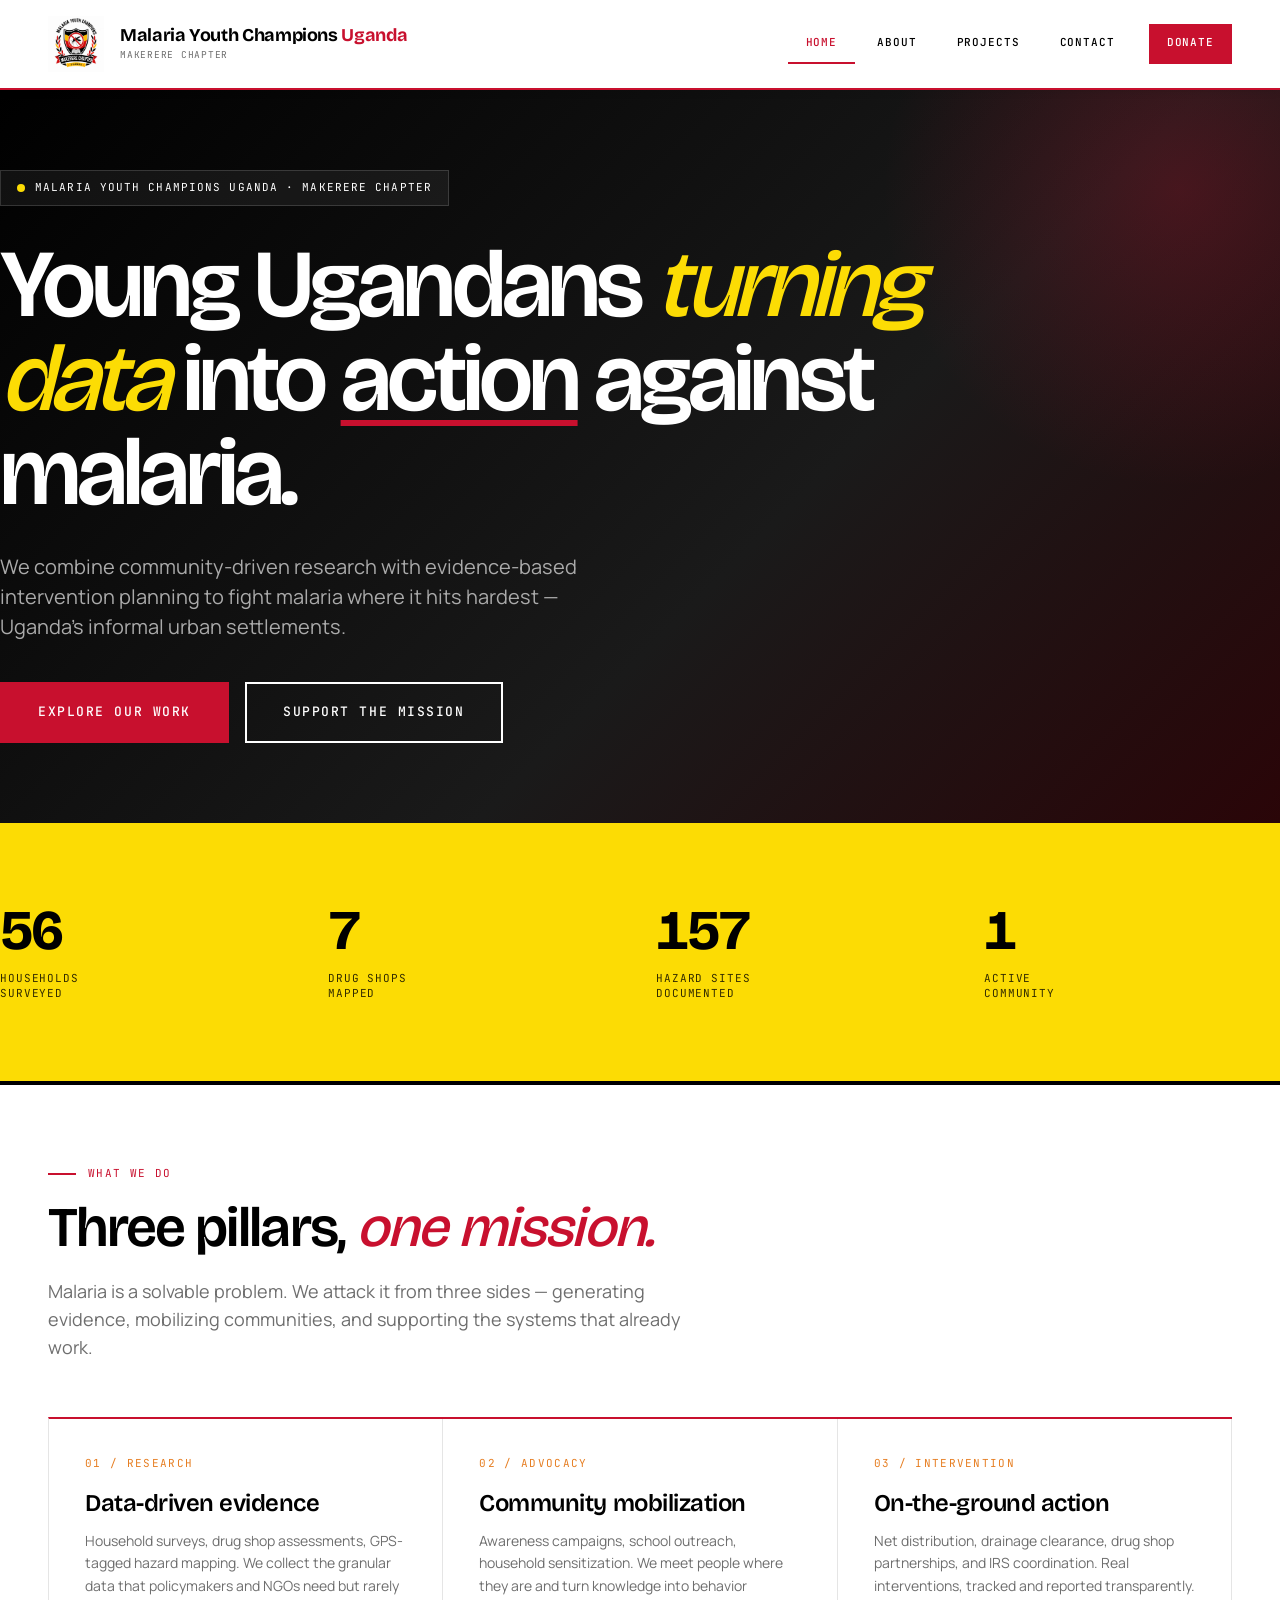
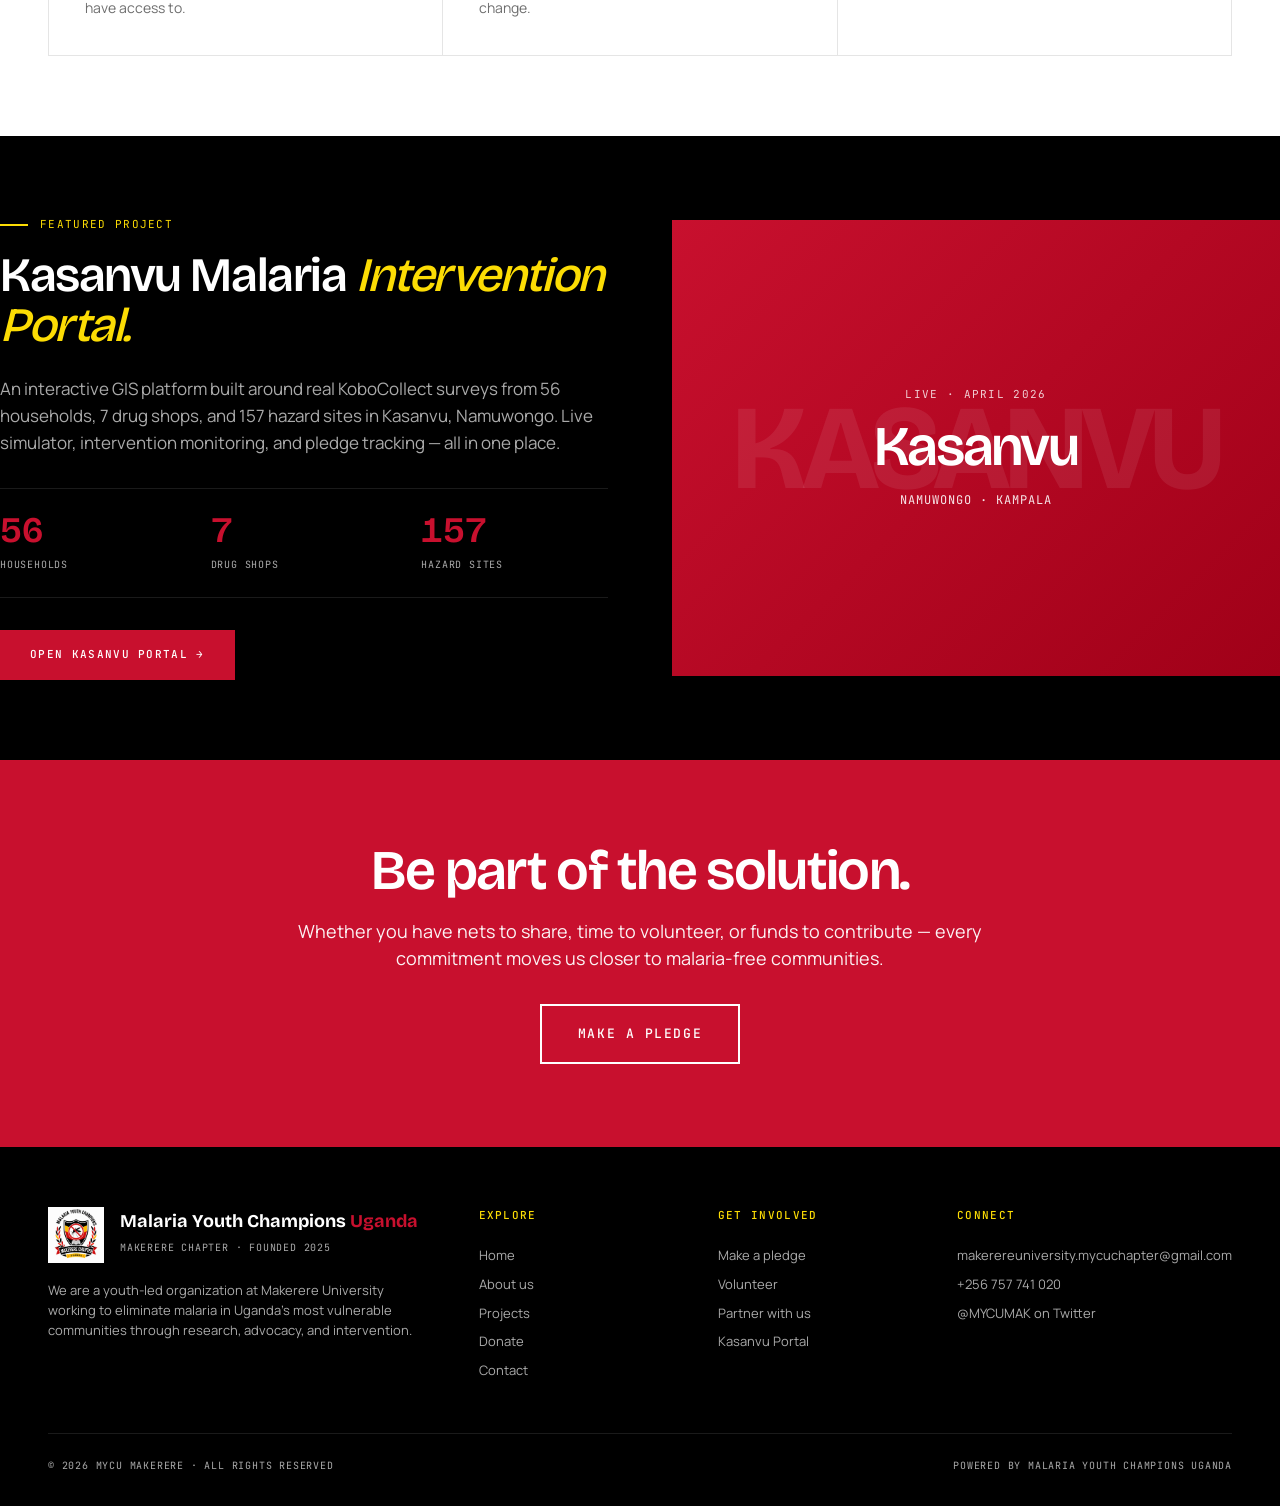
<file: mycu-website/index.html>
<!DOCTYPE html>
<html lang="en">
<head>
<meta charset="UTF-8">
<meta name="viewport" content="width=device-width, initial-scale=1.0">
<title>Malaria Youth Champions Uganda · Makerere Chapter</title>
<meta name="description" content="MYCU Makerere Chapter — fighting malaria through community-driven research, advocacy, and intervention in Uganda.">
<link rel="icon" href="logo.jpg">
<link rel="preconnect" href="https://fonts.googleapis.com">
<link rel="preconnect" href="https://fonts.gstatic.com" crossorigin>
<link href="https://fonts.googleapis.com/css2?family=Bricolage+Grotesque:opsz,wght@12..96,200..800&family=Manrope:wght@200..700&family=JetBrains+Mono:wght@300;400;500&display=swap" rel="stylesheet">
<style>
:root {
  --mycu-red: #C8102E;
  --mycu-red-dark: #a00018;
  --mycu-yellow: #FCDC04;
  --mycu-orange: #E67E22;
  --w: #ffffff;
  --w2: #fafafa;
  --w3: #f0f0f0;
  --k: #000000;
  --k2: #1a1a1a;
  --g1: #6e6e6e;
  --g2: #aaaaaa;
  --g3: #d4d4d4;
  --rule: #e5e5e5;
  --green: #1a8a3a;
  --grid: 1280px;
  --pad: 48px;
}

* { margin: 0; padding: 0; box-sizing: border-box; }
html { scroll-behavior: smooth; }
body {
  background: var(--w);
  color: var(--k);
  font-family: 'Manrope', sans-serif;
  font-size: 15px;
  line-height: 1.6;
  -webkit-font-smoothing: antialiased;
  overflow-x: hidden;
}
.tnum { font-variant-numeric: tabular-nums; }
a { color: var(--mycu-red); text-decoration: none; }
a:hover { text-decoration: underline; }

/* ===== HEADER ===== */
header.site-header {
  background: var(--w);
  border-bottom: 2px solid var(--mycu-red);
  position: sticky;
  top: 0;
  z-index: 1000;
  box-shadow: 0 2px 8px rgba(0,0,0,0.08);
}
.header-inner {
  max-width: var(--grid);
  margin: 0 auto;
  display: flex;
  align-items: center;
  justify-content: space-between;
  padding: 16px var(--pad);
}
.brand {
  display: flex;
  align-items: center;
  gap: 16px;
  text-decoration: none;
  color: var(--k);
}
.brand:hover { text-decoration: none; }
.brand-logo {
  width: 56px;
  height: 56px;
  object-fit: contain;
}
.brand-text h1 {
  font-family: 'Bricolage Grotesque', sans-serif;
  font-weight: 700;
  font-size: 18px;
  letter-spacing: -0.02em;
  line-height: 1.1;
  margin-bottom: 2px;
}
.brand-text h1 span { color: var(--mycu-red); }
.brand-text p {
  font-family: 'JetBrains Mono', monospace;
  font-size: 9.5px;
  letter-spacing: 0.08em;
  text-transform: uppercase;
  color: var(--g1);
}

nav.site-nav {
  display: flex;
  gap: 4px;
  align-items: center;
}
nav.site-nav a {
  padding: 10px 18px;
  color: var(--k);
  font-family: 'JetBrains Mono', monospace;
  font-size: 11px;
  letter-spacing: 0.08em;
  text-transform: uppercase;
  font-weight: 500;
  text-decoration: none;
  transition: all 0.15s;
  border-bottom: 2px solid transparent;
}
nav.site-nav a:hover {
  color: var(--mycu-red);
  text-decoration: none;
}
nav.site-nav a.active {
  border-bottom-color: var(--mycu-red);
  color: var(--mycu-red);
}
nav.site-nav a.donate-btn {
  background: var(--mycu-red);
  color: var(--w);
  border-radius: 0;
  margin-left: 12px;
  border-bottom-color: transparent;
}
nav.site-nav a.donate-btn:hover {
  background: var(--mycu-red-dark);
  color: var(--w);
}

/* Mobile nav */
.mobile-toggle {
  display: none;
  background: none;
  border: none;
  cursor: pointer;
  font-size: 24px;
  color: var(--k);
}
@media (max-width: 880px) {
  .header-inner { padding: 12px 24px; }
  .brand-logo { width: 44px; height: 44px; }
  .brand-text h1 { font-size: 15px; }
  .brand-text p { font-size: 8.5px; }
  .mobile-toggle { display: block; }
  nav.site-nav {
    display: none;
    position: absolute;
    top: 100%;
    left: 0;
    right: 0;
    background: var(--w);
    flex-direction: column;
    border-bottom: 2px solid var(--mycu-red);
    padding: 16px;
    gap: 0;
  }
  nav.site-nav.open { display: flex; }
  nav.site-nav a {
    width: 100%;
    text-align: left;
    padding: 14px 20px;
    border-bottom: 1px solid var(--rule);
  }
  nav.site-nav a.donate-btn { margin-left: 0; }
}

/* ===== SECTIONS ===== */
section {
  max-width: var(--grid);
  margin: 0 auto;
  padding: 80px var(--pad);
}
section.full-width {
  max-width: none;
  padding: 80px 0;
}
section.dark { background: var(--k); color: var(--w); }
section.grey { background: var(--w2); }
section.dark .sec-title { color: var(--w); }
section.dark .sec-deck { color: var(--g2); }

.sec-header { margin-bottom: 56px; }
.sec-label {
  font-family: 'JetBrains Mono', monospace;
  font-size: 11px;
  letter-spacing: 0.12em;
  text-transform: uppercase;
  color: var(--mycu-red);
  margin-bottom: 16px;
  display: flex;
  align-items: center;
  gap: 12px;
}
.sec-label::before {
  content: "";
  width: 28px;
  height: 2px;
  background: var(--mycu-red);
}
.sec-title {
  font-family: 'Bricolage Grotesque', sans-serif;
  font-weight: 600;
  font-size: clamp(32px, 5vw, 56px);
  line-height: 1.05;
  letter-spacing: -0.03em;
  color: var(--k);
  max-width: 22ch;
}
.sec-title em {
  font-style: italic;
  font-weight: 500;
  color: var(--mycu-red);
}
.sec-deck {
  font-size: 18px;
  line-height: 1.55;
  color: var(--g1);
  margin-top: 20px;
  max-width: 60ch;
}

/* ===== BUTTONS ===== */
.btn {
  display: inline-block;
  padding: 14px 28px;
  background: var(--mycu-red);
  color: var(--w);
  border: 2px solid var(--mycu-red);
  font-family: 'JetBrains Mono', monospace;
  font-size: 11px;
  letter-spacing: 0.12em;
  text-transform: uppercase;
  font-weight: 500;
  cursor: pointer;
  transition: all 0.15s;
  text-decoration: none;
}
.btn:hover {
  background: var(--mycu-red-dark);
  border-color: var(--mycu-red-dark);
  color: var(--w);
  text-decoration: none;
}
.btn.outline {
  background: transparent;
  color: var(--k);
  border-color: var(--k);
}
.btn.outline:hover {
  background: var(--k);
  color: var(--w);
}
.btn.outline-w {
  background: transparent;
  color: var(--w);
  border-color: var(--w);
}
.btn.outline-w:hover {
  background: var(--w);
  color: var(--k);
}
.btn.large {
  padding: 18px 36px;
  font-size: 13px;
}

/* ===== FOOTER ===== */
footer.site-footer {
  background: var(--k);
  color: var(--w);
  padding: 60px var(--pad) 32px;
  border-top: 3px solid var(--mycu-red);
}
.footer-grid {
  max-width: var(--grid);
  margin: 0 auto;
  display: grid;
  grid-template-columns: 2fr 1fr 1fr 1fr;
  gap: 48px;
  margin-bottom: 48px;
}
.footer-grid h5 {
  font-family: 'JetBrains Mono', monospace;
  font-size: 11px;
  letter-spacing: 0.12em;
  text-transform: uppercase;
  color: var(--mycu-yellow);
  margin-bottom: 16px;
  font-weight: 500;
}
.footer-grid p {
  font-size: 13px;
  line-height: 1.55;
  color: var(--g2);
  margin-bottom: 8px;
}
.footer-grid a {
  color: var(--g2);
  font-size: 13px;
  display: block;
  padding: 4px 0;
  text-decoration: none;
  transition: color 0.15s;
}
.footer-grid a:hover {
  color: var(--mycu-yellow);
  text-decoration: none;
}
.footer-brand {
  display: flex;
  align-items: flex-start;
  gap: 16px;
  margin-bottom: 16px;
}
.footer-brand img {
  width: 56px;
  height: 56px;
  object-fit: contain;
}
.footer-brand-text h4 {
  font-family: 'Bricolage Grotesque', sans-serif;
  font-weight: 700;
  font-size: 18px;
  color: var(--w);
  margin-bottom: 4px;
}
.footer-brand-text h4 span { color: var(--mycu-red); }
.footer-brand-text p {
  font-family: 'JetBrains Mono', monospace;
  font-size: 10px;
  letter-spacing: 0.08em;
  text-transform: uppercase;
  color: var(--g2);
}
.footer-bottom {
  max-width: var(--grid);
  margin: 0 auto;
  border-top: 1px solid var(--k2);
  padding-top: 24px;
  display: flex;
  justify-content: space-between;
  align-items: center;
  font-family: 'JetBrains Mono', monospace;
  font-size: 10px;
  letter-spacing: 0.08em;
  text-transform: uppercase;
  color: var(--g2);
}
@media (max-width: 880px) {
  .footer-grid { grid-template-columns: 1fr; gap: 32px; }
  .footer-bottom { flex-direction: column; gap: 12px; text-align: center; }
}

/* ===== CARDS ===== */
.card {
  background: var(--w);
  border: 1px solid var(--rule);
  padding: 32px;
  transition: all 0.2s;
}
.card.bordered {
  border: 2px solid var(--mycu-red);
}
.card h3 {
  font-family: 'Bricolage Grotesque', sans-serif;
  font-weight: 600;
  font-size: 22px;
  letter-spacing: -0.02em;
  margin-bottom: 12px;
}
.card p {
  font-size: 14px;
  line-height: 1.6;
  color: var(--g1);
}

/* ===== UTILITIES ===== */
.text-center { text-align: center; }
.spacer-small { height: 24px; }
.spacer-med { height: 48px; }
.spacer-large { height: 80px; }

@media (max-width: 880px) {
  section { padding: 56px 24px; }
  .sec-title { font-size: 32px; }
  .sec-deck { font-size: 16px; }
}

</style>
<style>
/* Hero */
.hero {
  background: linear-gradient(135deg, var(--k) 0%, var(--k2) 60%, #2a0508 100%);
  color: var(--w);
  padding: 120px 48px 100px;
  position: relative;
  overflow: hidden;
}
.hero::before {
  content: "";
  position: absolute;
  top: -200px;
  right: -200px;
  width: 600px;
  height: 600px;
  background: radial-gradient(circle, rgba(200,16,46,0.25) 0%, transparent 70%);
  pointer-events: none;
}
.hero-inner {
  max-width: var(--grid);
  margin: 0 auto;
  position: relative;
  z-index: 1;
}
.hero-tag {
  display: inline-flex;
  align-items: center;
  gap: 10px;
  padding: 8px 16px;
  background: rgba(255,255,255,0.06);
  border: 1px solid rgba(255,255,255,0.15);
  font-family: 'JetBrains Mono', monospace;
  font-size: 11px;
  letter-spacing: 0.1em;
  text-transform: uppercase;
  color: var(--w);
  margin-bottom: 32px;
}
.hero-tag::before {
  content: "";
  width: 8px;
  height: 8px;
  background: var(--mycu-yellow);
  border-radius: 50%;
  animation: pulse 1.6s ease-in-out infinite;
}
@keyframes pulse { 0%,100% { opacity: 1; } 50% { opacity: 0.4; } }

.hero h1 {
  font-family: 'Bricolage Grotesque', sans-serif;
  font-weight: 600;
  font-size: clamp(48px, 8vw, 96px);
  line-height: 0.98;
  letter-spacing: -0.04em;
  margin-bottom: 32px;
  max-width: 18ch;
}
.hero h1 em {
  font-style: italic;
  font-weight: 500;
  color: var(--mycu-yellow);
}
.hero h1 .underline {
  text-decoration: underline;
  text-decoration-color: var(--mycu-red);
  text-decoration-thickness: 6px;
  text-underline-offset: 10px;
}
.hero-deck {
  font-size: 20px;
  line-height: 1.5;
  color: var(--g2);
  max-width: 50ch;
  margin-bottom: 40px;
}
.hero-actions { display: flex; gap: 16px; flex-wrap: wrap; }

/* Impact strip */
.impact {
  background: var(--mycu-yellow);
  padding: 48px var(--pad);
  border-bottom: 4px solid var(--k);
}
.impact-inner {
  max-width: var(--grid);
  margin: 0 auto;
  display: grid;
  grid-template-columns: repeat(4, 1fr);
  gap: 32px;
}
.impact-cell { text-align: left; }
.impact-cell .v {
  font-family: 'Bricolage Grotesque', sans-serif;
  font-weight: 700;
  font-size: 56px;
  line-height: 1;
  letter-spacing: -0.04em;
  color: var(--k);
  font-variant-numeric: tabular-nums;
}
.impact-cell .l {
  font-family: 'JetBrains Mono', monospace;
  font-size: 11px;
  letter-spacing: 0.08em;
  text-transform: uppercase;
  color: var(--k);
  margin-top: 12px;
  line-height: 1.4;
  opacity: 0.8;
}
@media (max-width: 880px) {
  .impact-inner { grid-template-columns: repeat(2, 1fr); gap: 24px; }
  .impact-cell .v { font-size: 40px; }
}

/* What we do */
.pillars {
  display: grid;
  grid-template-columns: repeat(3, 1fr);
  gap: 0;
  margin-top: 56px;
  border-top: 2px solid var(--mycu-red);
  border-left: 1px solid var(--rule);
}
.pillar {
  padding: 36px;
  border-right: 1px solid var(--rule);
  border-bottom: 1px solid var(--rule);
}
.pillar-num {
  font-family: 'JetBrains Mono', monospace;
  font-size: 11px;
  letter-spacing: 0.12em;
  text-transform: uppercase;
  color: var(--mycu-orange);
  margin-bottom: 16px;
}
.pillar h4 {
  font-family: 'Bricolage Grotesque', sans-serif;
  font-weight: 600;
  font-size: 24px;
  letter-spacing: -0.02em;
  margin-bottom: 12px;
  line-height: 1.2;
}
.pillar p {
  font-size: 14px;
  line-height: 1.6;
  color: var(--g1);
}
@media (max-width: 880px) {
  .pillars { grid-template-columns: 1fr; }
}

/* Featured project */
.featured-project {
  background: var(--k);
  color: var(--w);
  padding: 80px var(--pad);
  position: relative;
}
.fp-inner {
  max-width: var(--grid);
  margin: 0 auto;
  display: grid;
  grid-template-columns: 1fr 1fr;
  gap: 64px;
  align-items: center;
}
.fp-text .sec-label { color: var(--mycu-yellow); }
.fp-text .sec-label::before { background: var(--mycu-yellow); }
.fp-text h2 {
  font-family: 'Bricolage Grotesque', sans-serif;
  font-weight: 600;
  font-size: 48px;
  line-height: 1.05;
  letter-spacing: -0.03em;
  margin-bottom: 24px;
  color: var(--w);
}
.fp-text h2 em {
  font-style: italic;
  font-weight: 500;
  color: var(--mycu-yellow);
}
.fp-text p {
  font-size: 17px;
  line-height: 1.6;
  color: var(--g2);
  margin-bottom: 24px;
}
.fp-stats {
  display: grid;
  grid-template-columns: repeat(3, 1fr);
  gap: 24px;
  margin: 32px 0;
  padding: 24px 0;
  border-top: 1px solid var(--k2);
  border-bottom: 1px solid var(--k2);
}
.fp-stat .v {
  font-family: 'Bricolage Grotesque', sans-serif;
  font-weight: 600;
  font-size: 36px;
  line-height: 1;
  color: var(--mycu-red);
  font-variant-numeric: tabular-nums;
}
.fp-stat .l {
  font-family: 'JetBrains Mono', monospace;
  font-size: 10px;
  letter-spacing: 0.08em;
  text-transform: uppercase;
  color: var(--g2);
  margin-top: 8px;
}
.fp-image {
  background: linear-gradient(135deg, var(--mycu-red) 0%, var(--mycu-red-dark) 100%);
  aspect-ratio: 4/3;
  display: flex;
  align-items: center;
  justify-content: center;
  position: relative;
  overflow: hidden;
}
.fp-image::before {
  content: "KASANVU";
  position: absolute;
  font-family: 'Bricolage Grotesque', sans-serif;
  font-weight: 700;
  font-size: 120px;
  letter-spacing: -0.05em;
  color: rgba(255,255,255,0.08);
  white-space: nowrap;
}
.fp-image-content {
  text-align: center;
  position: relative;
  z-index: 1;
  padding: 32px;
}
.fp-image-content .label {
  font-family: 'JetBrains Mono', monospace;
  font-size: 11px;
  letter-spacing: 0.12em;
  text-transform: uppercase;
  color: rgba(255,255,255,0.8);
  margin-bottom: 16px;
}
.fp-image-content h3 {
  font-family: 'Bricolage Grotesque', sans-serif;
  font-weight: 600;
  font-size: 56px;
  line-height: 1;
  letter-spacing: -0.04em;
  color: var(--w);
  margin-bottom: 16px;
}
.fp-image-content p {
  font-family: 'JetBrains Mono', monospace;
  font-size: 12px;
  letter-spacing: 0.08em;
  text-transform: uppercase;
  color: rgba(255,255,255,0.9);
}
@media (max-width: 880px) {
  .fp-inner { grid-template-columns: 1fr; gap: 32px; }
  .fp-text h2 { font-size: 32px; }
}

/* CTA */
.cta {
  background: var(--mycu-red);
  color: var(--w);
  padding: 80px var(--pad);
  text-align: center;
}
.cta-inner { max-width: 700px; margin: 0 auto; }
.cta h2 {
  font-family: 'Bricolage Grotesque', sans-serif;
  font-weight: 600;
  font-size: clamp(36px, 5vw, 56px);
  line-height: 1.1;
  letter-spacing: -0.03em;
  margin-bottom: 16px;
}
.cta p {
  font-size: 18px;
  line-height: 1.5;
  margin-bottom: 32px;
  opacity: 0.95;
}
</style>
</head>
<body>

<header class="site-header">
  <div class="header-inner">
    <a href="index.html" class="brand">
      <img src="logo.jpg" alt="MYCU Logo" class="brand-logo">
      <div class="brand-text">
        <h1>Malaria Youth Champions <span>Uganda</span></h1>
        <p>Makerere Chapter</p>
      </div>
    </a>
    <button class="mobile-toggle" aria-label="Menu">☰</button>
    <nav class="site-nav">
      <a href="index.html" class="active">Home</a>
      <a href="about.html">About</a>
      <a href="projects.html">Projects</a>
      <a href="contact.html">Contact</a>
      <a href="donate.html" class="donate-btn">Donate</a>
    </nav>
  </div>
</header>

<section class="hero full-width">
  <div class="hero-inner">
    <div class="hero-tag">Malaria Youth Champions Uganda · Makerere Chapter</div>
    <h1>Young Ugandans <em>turning data</em> into <span class="underline">action</span> against malaria.</h1>
    <p class="hero-deck">
      We combine community-driven research with evidence-based intervention planning to fight malaria
      where it hits hardest — Uganda's informal urban settlements.
    </p>
    <div class="hero-actions">
      <a href="projects.html" class="btn large">Explore our work</a>
      <a href="donate.html" class="btn large outline-w">Support the mission</a>
    </div>
  </div>
</section>

<section class="impact full-width">
  <div class="impact-inner">
    <div class="impact-cell">
      <div class="v">56</div>
      <div class="l">Households<br>surveyed</div>
    </div>
    <div class="impact-cell">
      <div class="v">7</div>
      <div class="l">Drug shops<br>mapped</div>
    </div>
    <div class="impact-cell">
      <div class="v">157</div>
      <div class="l">Hazard sites<br>documented</div>
    </div>
    <div class="impact-cell">
      <div class="v">1</div>
      <div class="l">Active<br>community</div>
    </div>
  </div>
</section>

<section>
  <div class="sec-header">
    <div class="sec-label">What we do</div>
    <h2 class="sec-title">Three pillars, <em>one mission.</em></h2>
    <p class="sec-deck">
      Malaria is a solvable problem. We attack it from three sides — generating evidence,
      mobilizing communities, and supporting the systems that already work.
    </p>
  </div>

  <div class="pillars">
    <div class="pillar">
      <div class="pillar-num">01 / Research</div>
      <h4>Data-driven evidence</h4>
      <p>
        Household surveys, drug shop assessments, GPS-tagged hazard mapping. We collect the granular
        data that policymakers and NGOs need but rarely have access to.
      </p>
    </div>
    <div class="pillar">
      <div class="pillar-num">02 / Advocacy</div>
      <h4>Community mobilization</h4>
      <p>
        Awareness campaigns, school outreach, household sensitization. We meet people where they are
        and turn knowledge into behavior change.
      </p>
    </div>
    <div class="pillar">
      <div class="pillar-num">03 / Intervention</div>
      <h4>On-the-ground action</h4>
      <p>
        Net distribution, drainage clearance, drug shop partnerships, and IRS coordination.
        Real interventions, tracked and reported transparently.
      </p>
    </div>
  </div>
</section>

<section class="featured-project full-width">
  <div class="fp-inner">
    <div class="fp-text">
      <div class="sec-label">Featured Project</div>
      <h2>Kasanvu Malaria <em>Intervention Portal.</em></h2>
      <p>
        An interactive GIS platform built around real KoboCollect surveys from 56 households,
        7 drug shops, and 157 hazard sites in Kasanvu, Namuwongo. Live simulator, intervention
        monitoring, and pledge tracking — all in one place.
      </p>
      <div class="fp-stats">
        <div class="fp-stat">
          <div class="v">56</div>
          <div class="l">Households</div>
        </div>
        <div class="fp-stat">
          <div class="v">7</div>
          <div class="l">Drug shops</div>
        </div>
        <div class="fp-stat">
          <div class="v">157</div>
          <div class="l">Hazard sites</div>
        </div>
      </div>
      <a href="kasanvu/index.html" class="btn">Open Kasanvu portal →</a>
    </div>
    <div class="fp-image">
      <div class="fp-image-content">
        <div class="label">Live · April 2026</div>
        <h3>Kasanvu</h3>
        <p>Namuwongo · Kampala</p>
      </div>
    </div>
  </div>
</section>

<section class="cta full-width">
  <div class="cta-inner">
    <h2>Be part of the solution.</h2>
    <p>
      Whether you have nets to share, time to volunteer, or funds to contribute — every commitment
      moves us closer to malaria-free communities.
    </p>
    <a href="donate.html" class="btn large outline-w">Make a pledge</a>
  </div>
</section>

<footer class="site-footer">
  <div class="footer-grid">
    <div>
      <div class="footer-brand">
        <img src="logo.jpg" alt="MYCU">
        <div class="footer-brand-text">
          <h4>Malaria Youth Champions <span>Uganda</span></h4>
          <p>Makerere Chapter · Founded 2025</p>
        </div>
      </div>
      <p>
        We are a youth-led organization at Makerere University working to eliminate malaria
        in Uganda's most vulnerable communities through research, advocacy, and intervention.
      </p>
    </div>
    <div>
      <h5>Explore</h5>
      <a href="index.html">Home</a>
      <a href="about.html">About us</a>
      <a href="projects.html">Projects</a>
      <a href="donate.html">Donate</a>
      <a href="contact.html">Contact</a>
    </div>
    <div>
      <h5>Get involved</h5>
      <a href="donate.html">Make a pledge</a>
      <a href="donate.html">Volunteer</a>
      <a href="contact.html">Partner with us</a>
      <a href="kasanvu/index.html">Kasanvu Portal</a>
    </div>
    <div>
      <h5>Connect</h5>
      <a href="mailto:makerereuniversity.mycuchapter@gmail.com">makerereuniversity.mycuchapter@gmail.com</a>
      <a href="tel:+256757741020">+256 757 741 020</a>
      <a href="https://twitter.com/MYCUMAK" target="_blank">@MYCUMAK on Twitter</a>
    </div>
  </div>
  <div class="footer-bottom">
    <div>© 2026 MYCU Makerere · All rights reserved</div>
    <div>Powered by Malaria Youth Champions Uganda</div>
  </div>
</footer>

<script>
// Mobile nav toggle
document.addEventListener('DOMContentLoaded', () => {
  const toggle = document.querySelector('.mobile-toggle');
  const nav = document.querySelector('nav.site-nav');
  if (toggle && nav) {
    toggle.addEventListener('click', () => {
      nav.classList.toggle('open');
    });
  }
});

</script>
</body>
</html>
</file>
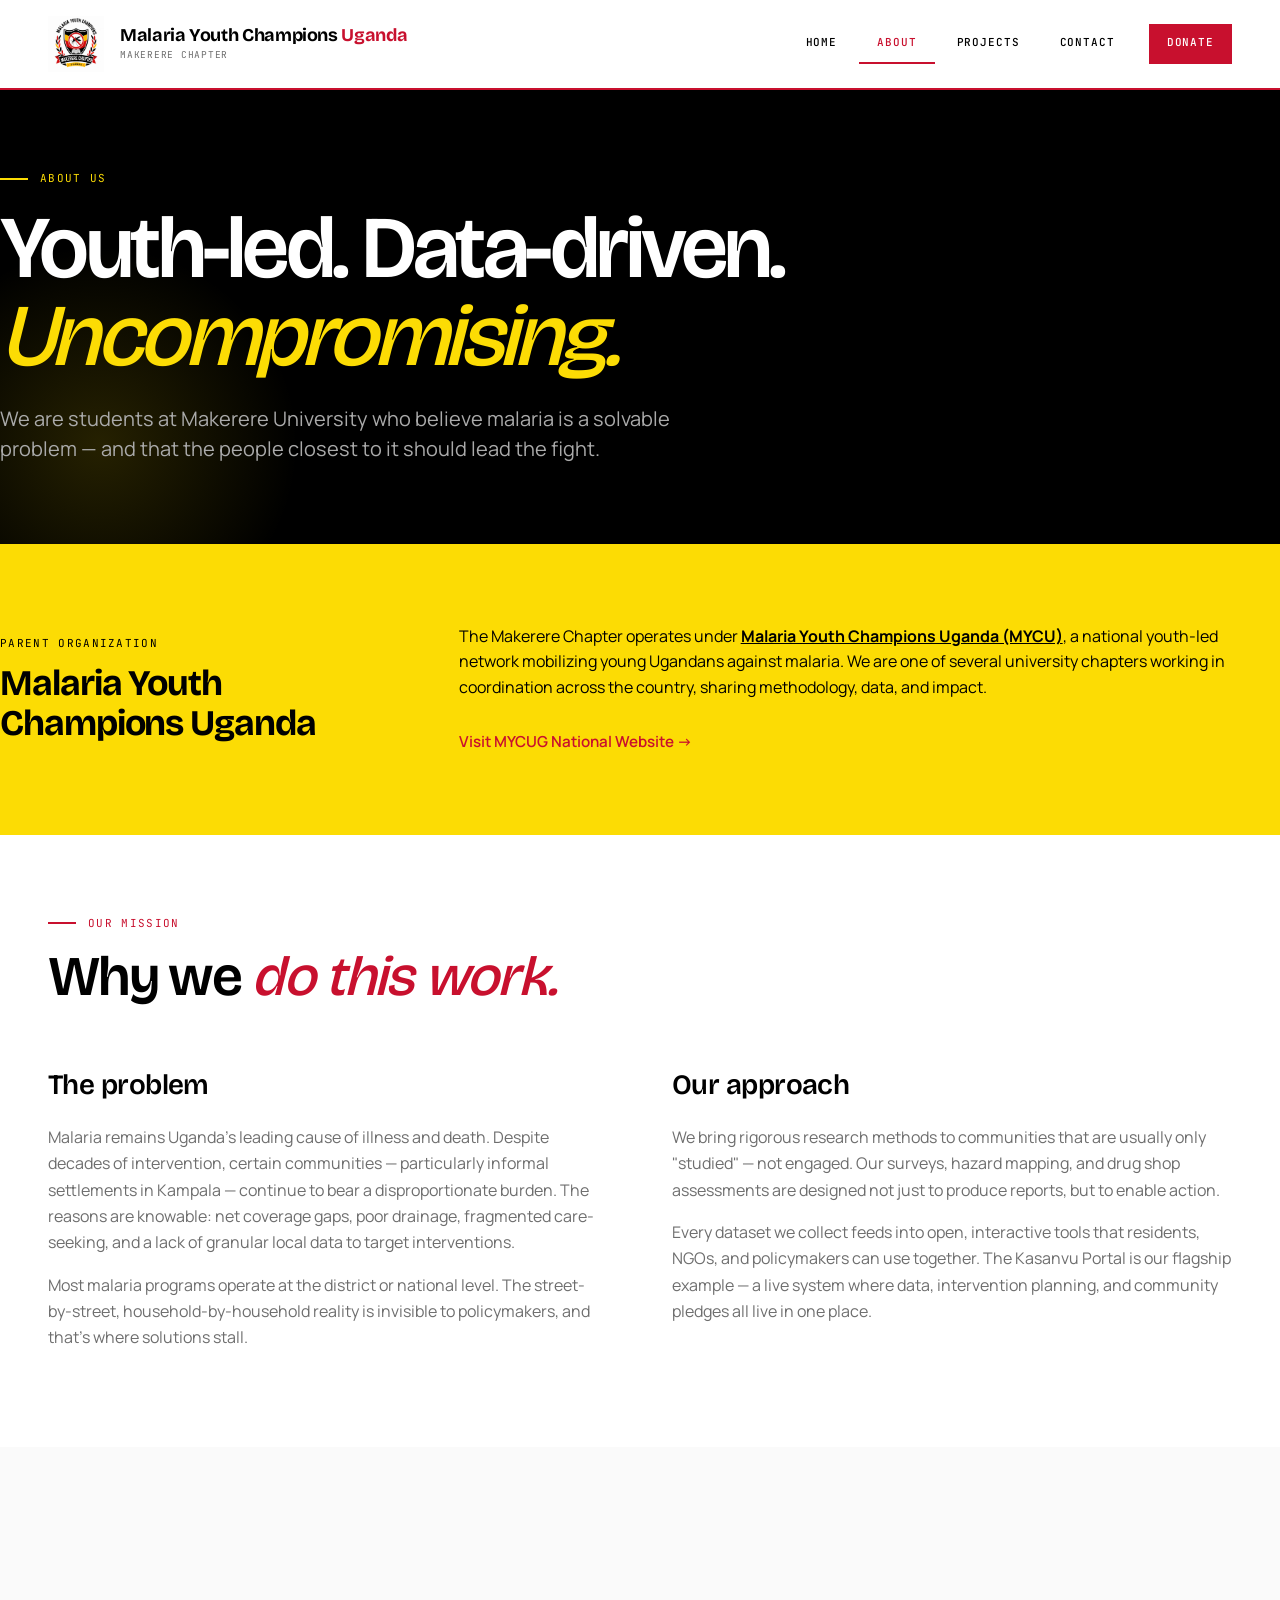
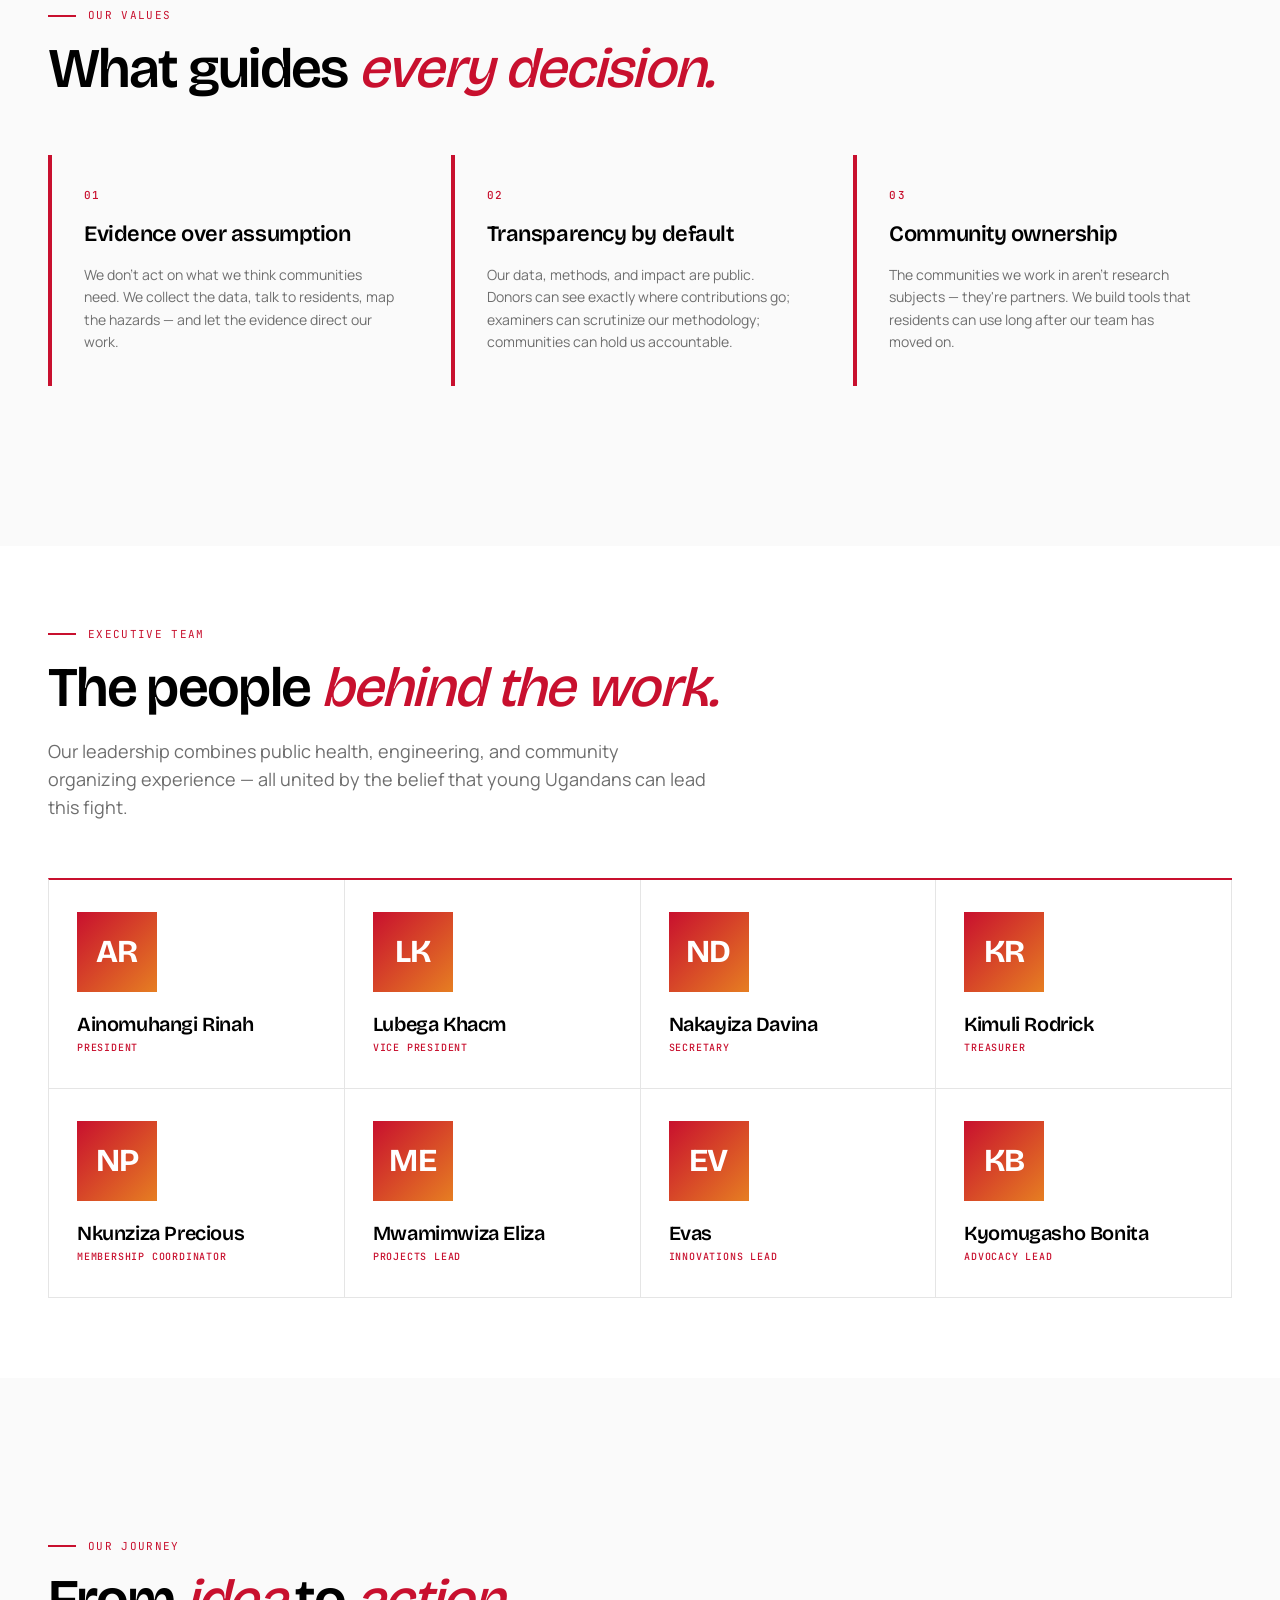
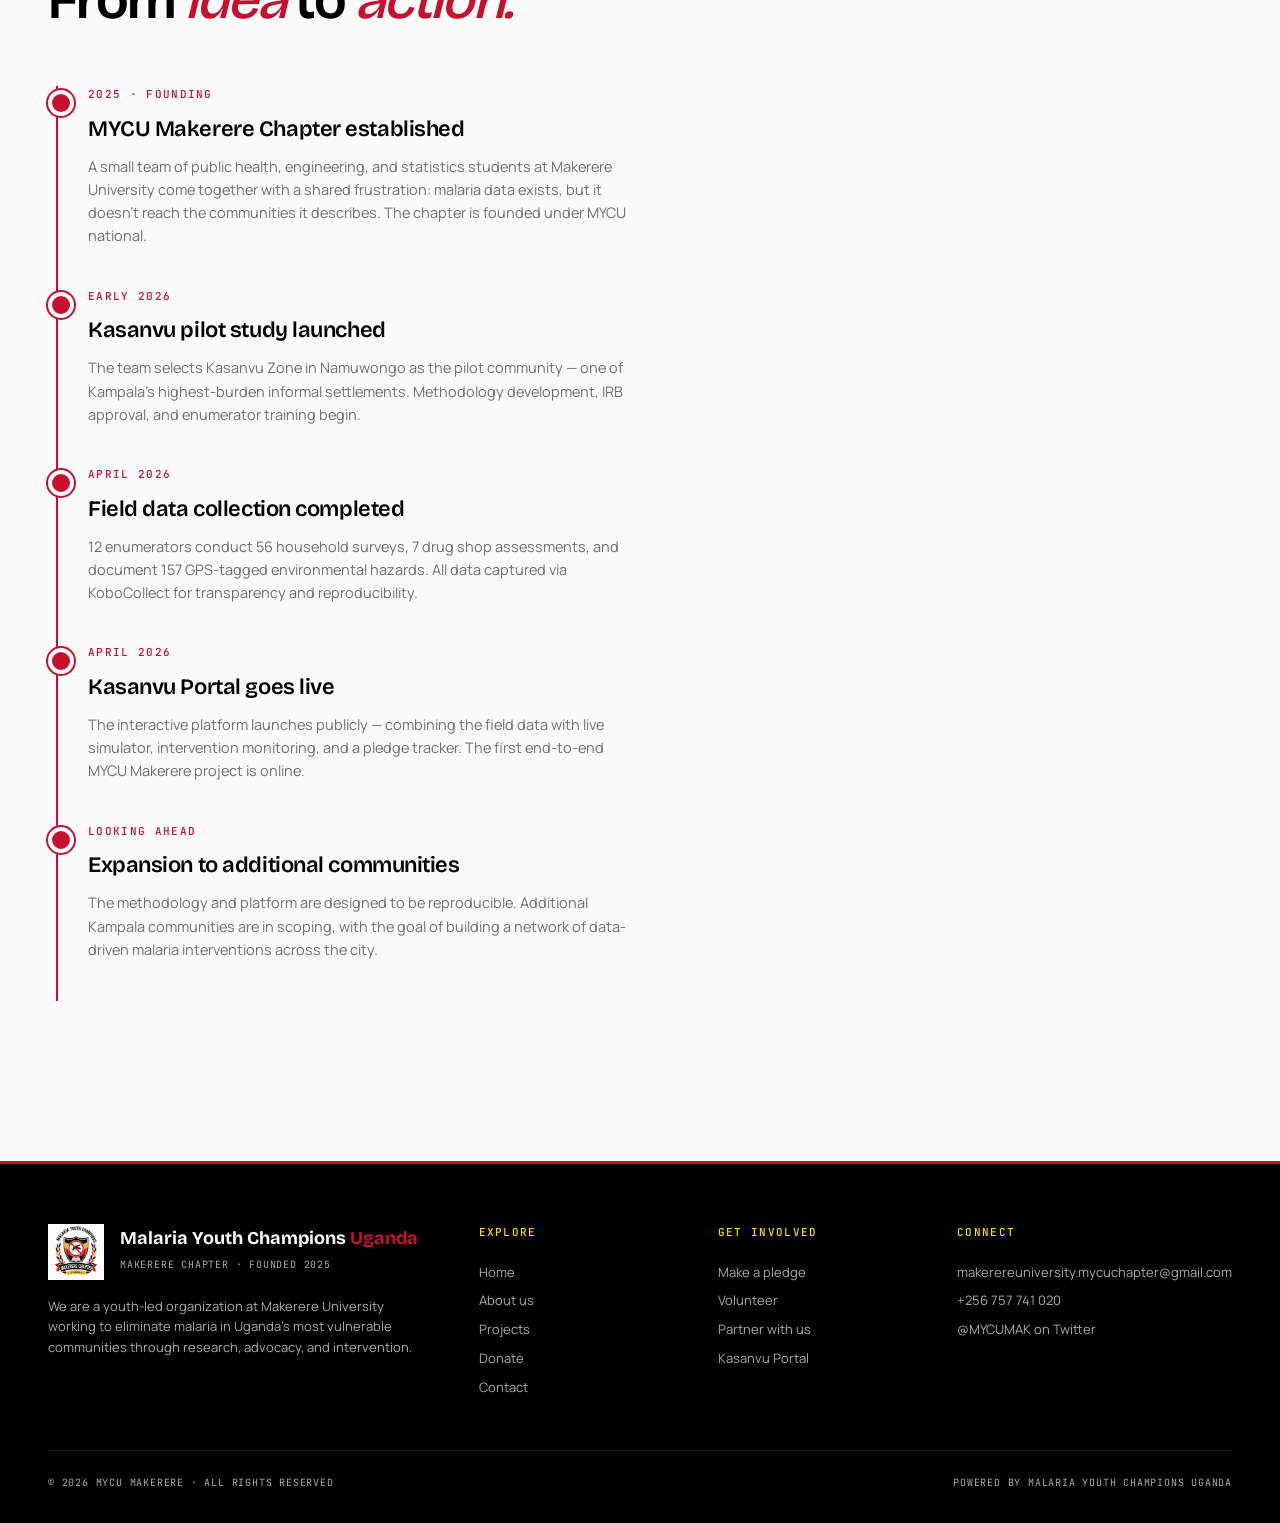
<file: mycu-website/about.html>
<!DOCTYPE html>
<html lang="en">
<head>
<meta charset="UTF-8">
<meta name="viewport" content="width=device-width, initial-scale=1.0">
<title>About · MYCU Makerere Chapter</title>
<link rel="icon" href="logo.jpg">
<link rel="preconnect" href="https://fonts.googleapis.com">
<link rel="preconnect" href="https://fonts.gstatic.com" crossorigin>
<link href="https://fonts.googleapis.com/css2?family=Bricolage+Grotesque:opsz,wght@12..96,200..800&family=Manrope:wght@200..700&family=JetBrains+Mono:wght@300;400;500&display=swap" rel="stylesheet">
<style>
:root {
  --mycu-red: #C8102E;
  --mycu-red-dark: #a00018;
  --mycu-yellow: #FCDC04;
  --mycu-orange: #E67E22;
  --w: #ffffff;
  --w2: #fafafa;
  --w3: #f0f0f0;
  --k: #000000;
  --k2: #1a1a1a;
  --g1: #6e6e6e;
  --g2: #aaaaaa;
  --g3: #d4d4d4;
  --rule: #e5e5e5;
  --green: #1a8a3a;
  --grid: 1280px;
  --pad: 48px;
}

* { margin: 0; padding: 0; box-sizing: border-box; }
html { scroll-behavior: smooth; }
body {
  background: var(--w);
  color: var(--k);
  font-family: 'Manrope', sans-serif;
  font-size: 15px;
  line-height: 1.6;
  -webkit-font-smoothing: antialiased;
  overflow-x: hidden;
}
.tnum { font-variant-numeric: tabular-nums; }
a { color: var(--mycu-red); text-decoration: none; }
a:hover { text-decoration: underline; }

/* ===== HEADER ===== */
header.site-header {
  background: var(--w);
  border-bottom: 2px solid var(--mycu-red);
  position: sticky;
  top: 0;
  z-index: 1000;
  box-shadow: 0 2px 8px rgba(0,0,0,0.08);
}
.header-inner {
  max-width: var(--grid);
  margin: 0 auto;
  display: flex;
  align-items: center;
  justify-content: space-between;
  padding: 16px var(--pad);
}
.brand {
  display: flex;
  align-items: center;
  gap: 16px;
  text-decoration: none;
  color: var(--k);
}
.brand:hover { text-decoration: none; }
.brand-logo {
  width: 56px;
  height: 56px;
  object-fit: contain;
}
.brand-text h1 {
  font-family: 'Bricolage Grotesque', sans-serif;
  font-weight: 700;
  font-size: 18px;
  letter-spacing: -0.02em;
  line-height: 1.1;
  margin-bottom: 2px;
}
.brand-text h1 span { color: var(--mycu-red); }
.brand-text p {
  font-family: 'JetBrains Mono', monospace;
  font-size: 9.5px;
  letter-spacing: 0.08em;
  text-transform: uppercase;
  color: var(--g1);
}

nav.site-nav {
  display: flex;
  gap: 4px;
  align-items: center;
}
nav.site-nav a {
  padding: 10px 18px;
  color: var(--k);
  font-family: 'JetBrains Mono', monospace;
  font-size: 11px;
  letter-spacing: 0.08em;
  text-transform: uppercase;
  font-weight: 500;
  text-decoration: none;
  transition: all 0.15s;
  border-bottom: 2px solid transparent;
}
nav.site-nav a:hover {
  color: var(--mycu-red);
  text-decoration: none;
}
nav.site-nav a.active {
  border-bottom-color: var(--mycu-red);
  color: var(--mycu-red);
}
nav.site-nav a.donate-btn {
  background: var(--mycu-red);
  color: var(--w);
  border-radius: 0;
  margin-left: 12px;
  border-bottom-color: transparent;
}
nav.site-nav a.donate-btn:hover {
  background: var(--mycu-red-dark);
  color: var(--w);
}

/* Mobile nav */
.mobile-toggle {
  display: none;
  background: none;
  border: none;
  cursor: pointer;
  font-size: 24px;
  color: var(--k);
}
@media (max-width: 880px) {
  .header-inner { padding: 12px 24px; }
  .brand-logo { width: 44px; height: 44px; }
  .brand-text h1 { font-size: 15px; }
  .brand-text p { font-size: 8.5px; }
  .mobile-toggle { display: block; }
  nav.site-nav {
    display: none;
    position: absolute;
    top: 100%;
    left: 0;
    right: 0;
    background: var(--w);
    flex-direction: column;
    border-bottom: 2px solid var(--mycu-red);
    padding: 16px;
    gap: 0;
  }
  nav.site-nav.open { display: flex; }
  nav.site-nav a {
    width: 100%;
    text-align: left;
    padding: 14px 20px;
    border-bottom: 1px solid var(--rule);
  }
  nav.site-nav a.donate-btn { margin-left: 0; }
}

/* ===== SECTIONS ===== */
section {
  max-width: var(--grid);
  margin: 0 auto;
  padding: 80px var(--pad);
}
section.full-width {
  max-width: none;
  padding: 80px 0;
}
section.dark { background: var(--k); color: var(--w); }
section.grey { background: var(--w2); }
section.dark .sec-title { color: var(--w); }
section.dark .sec-deck { color: var(--g2); }

.sec-header { margin-bottom: 56px; }
.sec-label {
  font-family: 'JetBrains Mono', monospace;
  font-size: 11px;
  letter-spacing: 0.12em;
  text-transform: uppercase;
  color: var(--mycu-red);
  margin-bottom: 16px;
  display: flex;
  align-items: center;
  gap: 12px;
}
.sec-label::before {
  content: "";
  width: 28px;
  height: 2px;
  background: var(--mycu-red);
}
.sec-title {
  font-family: 'Bricolage Grotesque', sans-serif;
  font-weight: 600;
  font-size: clamp(32px, 5vw, 56px);
  line-height: 1.05;
  letter-spacing: -0.03em;
  color: var(--k);
  max-width: 22ch;
}
.sec-title em {
  font-style: italic;
  font-weight: 500;
  color: var(--mycu-red);
}
.sec-deck {
  font-size: 18px;
  line-height: 1.55;
  color: var(--g1);
  margin-top: 20px;
  max-width: 60ch;
}

/* ===== BUTTONS ===== */
.btn {
  display: inline-block;
  padding: 14px 28px;
  background: var(--mycu-red);
  color: var(--w);
  border: 2px solid var(--mycu-red);
  font-family: 'JetBrains Mono', monospace;
  font-size: 11px;
  letter-spacing: 0.12em;
  text-transform: uppercase;
  font-weight: 500;
  cursor: pointer;
  transition: all 0.15s;
  text-decoration: none;
}
.btn:hover {
  background: var(--mycu-red-dark);
  border-color: var(--mycu-red-dark);
  color: var(--w);
  text-decoration: none;
}
.btn.outline {
  background: transparent;
  color: var(--k);
  border-color: var(--k);
}
.btn.outline:hover {
  background: var(--k);
  color: var(--w);
}
.btn.outline-w {
  background: transparent;
  color: var(--w);
  border-color: var(--w);
}
.btn.outline-w:hover {
  background: var(--w);
  color: var(--k);
}
.btn.large {
  padding: 18px 36px;
  font-size: 13px;
}

/* ===== FOOTER ===== */
footer.site-footer {
  background: var(--k);
  color: var(--w);
  padding: 60px var(--pad) 32px;
  border-top: 3px solid var(--mycu-red);
}
.footer-grid {
  max-width: var(--grid);
  margin: 0 auto;
  display: grid;
  grid-template-columns: 2fr 1fr 1fr 1fr;
  gap: 48px;
  margin-bottom: 48px;
}
.footer-grid h5 {
  font-family: 'JetBrains Mono', monospace;
  font-size: 11px;
  letter-spacing: 0.12em;
  text-transform: uppercase;
  color: var(--mycu-yellow);
  margin-bottom: 16px;
  font-weight: 500;
}
.footer-grid p {
  font-size: 13px;
  line-height: 1.55;
  color: var(--g2);
  margin-bottom: 8px;
}
.footer-grid a {
  color: var(--g2);
  font-size: 13px;
  display: block;
  padding: 4px 0;
  text-decoration: none;
  transition: color 0.15s;
}
.footer-grid a:hover {
  color: var(--mycu-yellow);
  text-decoration: none;
}
.footer-brand {
  display: flex;
  align-items: flex-start;
  gap: 16px;
  margin-bottom: 16px;
}
.footer-brand img {
  width: 56px;
  height: 56px;
  object-fit: contain;
}
.footer-brand-text h4 {
  font-family: 'Bricolage Grotesque', sans-serif;
  font-weight: 700;
  font-size: 18px;
  color: var(--w);
  margin-bottom: 4px;
}
.footer-brand-text h4 span { color: var(--mycu-red); }
.footer-brand-text p {
  font-family: 'JetBrains Mono', monospace;
  font-size: 10px;
  letter-spacing: 0.08em;
  text-transform: uppercase;
  color: var(--g2);
}
.footer-bottom {
  max-width: var(--grid);
  margin: 0 auto;
  border-top: 1px solid var(--k2);
  padding-top: 24px;
  display: flex;
  justify-content: space-between;
  align-items: center;
  font-family: 'JetBrains Mono', monospace;
  font-size: 10px;
  letter-spacing: 0.08em;
  text-transform: uppercase;
  color: var(--g2);
}
@media (max-width: 880px) {
  .footer-grid { grid-template-columns: 1fr; gap: 32px; }
  .footer-bottom { flex-direction: column; gap: 12px; text-align: center; }
}

/* ===== CARDS ===== */
.card {
  background: var(--w);
  border: 1px solid var(--rule);
  padding: 32px;
  transition: all 0.2s;
}
.card.bordered {
  border: 2px solid var(--mycu-red);
}
.card h3 {
  font-family: 'Bricolage Grotesque', sans-serif;
  font-weight: 600;
  font-size: 22px;
  letter-spacing: -0.02em;
  margin-bottom: 12px;
}
.card p {
  font-size: 14px;
  line-height: 1.6;
  color: var(--g1);
}

/* ===== UTILITIES ===== */
.text-center { text-align: center; }
.spacer-small { height: 24px; }
.spacer-med { height: 48px; }
.spacer-large { height: 80px; }

@media (max-width: 880px) {
  section { padding: 56px 24px; }
  .sec-title { font-size: 32px; }
  .sec-deck { font-size: 16px; }
}

</style>
<style>
.page-hero {
  background: var(--k);
  color: var(--w);
  padding: 100px 48px 80px;
  position: relative;
  overflow: hidden;
}
.page-hero::before {
  content: "";
  position: absolute;
  bottom: -100px;
  left: -100px;
  width: 400px;
  height: 400px;
  background: radial-gradient(circle, rgba(252,220,4,0.15) 0%, transparent 70%);
}
.page-hero-inner {
  max-width: var(--grid);
  margin: 0 auto;
  position: relative;
  z-index: 1;
}
.page-hero .sec-label { color: var(--mycu-yellow); }
.page-hero .sec-label::before { background: var(--mycu-yellow); }
.page-hero h1 {
  font-family: 'Bricolage Grotesque', sans-serif;
  font-weight: 600;
  font-size: clamp(48px, 7vw, 88px);
  line-height: 1;
  letter-spacing: -0.04em;
  color: var(--w);
  max-width: 18ch;
  margin-bottom: 24px;
}
.page-hero h1 em {
  font-style: italic;
  font-weight: 500;
  color: var(--mycu-yellow);
}
.page-hero p {
  font-size: 20px;
  line-height: 1.5;
  color: var(--g2);
  max-width: 60ch;
}

/* Parent org */
.parent-org {
  background: var(--mycu-yellow);
  padding: 64px 48px;
}
.po-inner {
  max-width: var(--grid);
  margin: 0 auto;
  display: grid;
  grid-template-columns: 1fr 2fr;
  gap: 48px;
  align-items: center;
}
.po-inner .label {
  font-family: 'JetBrains Mono', monospace;
  font-size: 11px;
  letter-spacing: 0.12em;
  text-transform: uppercase;
  color: var(--k);
  margin-bottom: 12px;
}
.po-inner h2 {
  font-family: 'Bricolage Grotesque', sans-serif;
  font-weight: 700;
  font-size: 36px;
  line-height: 1.1;
  letter-spacing: -0.03em;
  color: var(--k);
}
.po-inner p {
  font-size: 16px;
  line-height: 1.6;
  color: var(--k);
}
@media (max-width: 880px) {
  .po-inner { grid-template-columns: 1fr; gap: 24px; }
}

/* Mission */
.mission-grid {
  display: grid;
  grid-template-columns: 1fr 1fr;
  gap: 64px;
  margin-top: 48px;
}
.mission-block h3 {
  font-family: 'Bricolage Grotesque', sans-serif;
  font-weight: 600;
  font-size: 28px;
  letter-spacing: -0.02em;
  margin-bottom: 16px;
}
.mission-block p {
  font-size: 16px;
  line-height: 1.65;
  color: var(--g1);
  margin-bottom: 16px;
}
@media (max-width: 880px) {
  .mission-grid { grid-template-columns: 1fr; gap: 32px; }
}

/* Team */
.team-grid {
  display: grid;
  grid-template-columns: repeat(4, 1fr);
  gap: 0;
  margin-top: 48px;
  border-top: 2px solid var(--mycu-red);
  border-left: 1px solid var(--rule);
}
.team-card {
  padding: 32px 28px;
  border-right: 1px solid var(--rule);
  border-bottom: 1px solid var(--rule);
  background: var(--w);
  transition: background 0.2s;
}
.team-card:hover { background: var(--w2); }
.team-avatar {
  width: 80px;
  height: 80px;
  background: linear-gradient(135deg, var(--mycu-red) 0%, var(--mycu-orange) 100%);
  display: flex;
  align-items: center;
  justify-content: center;
  font-family: 'Bricolage Grotesque', sans-serif;
  font-weight: 700;
  font-size: 32px;
  color: var(--w);
  margin-bottom: 20px;
  letter-spacing: -0.02em;
}
.team-name {
  font-family: 'Bricolage Grotesque', sans-serif;
  font-weight: 600;
  font-size: 20px;
  letter-spacing: -0.02em;
  color: var(--k);
  margin-bottom: 4px;
  line-height: 1.2;
}
.team-role {
  font-family: 'JetBrains Mono', monospace;
  font-size: 10px;
  letter-spacing: 0.08em;
  text-transform: uppercase;
  color: var(--mycu-red);
  font-weight: 500;
}
@media (max-width: 880px) {
  .team-grid { grid-template-columns: repeat(2, 1fr); }
}

/* Values */
.values-grid {
  display: grid;
  grid-template-columns: repeat(3, 1fr);
  gap: 24px;
  margin-top: 48px;
}
.value-card {
  padding: 32px;
  background: var(--w2);
  border-left: 4px solid var(--mycu-red);
}
.value-card .num {
  font-family: 'JetBrains Mono', monospace;
  font-size: 11px;
  letter-spacing: 0.12em;
  text-transform: uppercase;
  color: var(--mycu-red);
  margin-bottom: 12px;
  font-weight: 500;
}
.value-card h4 {
  font-family: 'Bricolage Grotesque', sans-serif;
  font-weight: 600;
  font-size: 22px;
  letter-spacing: -0.02em;
  margin-bottom: 12px;
}
.value-card p {
  font-size: 14px;
  line-height: 1.6;
  color: var(--g1);
}
@media (max-width: 880px) {
  .values-grid { grid-template-columns: 1fr; }
}

/* Timeline */
.timeline {
  margin-top: 48px;
  position: relative;
  padding-left: 40px;
}
.timeline::before {
  content: "";
  position: absolute;
  left: 8px;
  top: 0;
  bottom: 0;
  width: 2px;
  background: var(--mycu-red);
}
.timeline-item {
  position: relative;
  padding-bottom: 40px;
}
.timeline-item::before {
  content: "";
  position: absolute;
  left: -40px;
  top: 4px;
  width: 18px;
  height: 18px;
  background: var(--mycu-red);
  border: 4px solid var(--w);
  box-shadow: 0 0 0 2px var(--mycu-red);
  border-radius: 50%;
}
.timeline-item .date {
  font-family: 'JetBrains Mono', monospace;
  font-size: 11px;
  letter-spacing: 0.12em;
  text-transform: uppercase;
  color: var(--mycu-red);
  margin-bottom: 8px;
  font-weight: 500;
}
.timeline-item h4 {
  font-family: 'Bricolage Grotesque', sans-serif;
  font-weight: 600;
  font-size: 22px;
  letter-spacing: -0.02em;
  margin-bottom: 8px;
}
.timeline-item p {
  font-size: 14.5px;
  line-height: 1.6;
  color: var(--g1);
  max-width: 60ch;
}
</style>
</head>
<body>

<header class="site-header">
  <div class="header-inner">
    <a href="index.html" class="brand">
      <img src="logo.jpg" alt="MYCU Logo" class="brand-logo">
      <div class="brand-text">
        <h1>Malaria Youth Champions <span>Uganda</span></h1>
        <p>Makerere Chapter</p>
      </div>
    </a>
    <button class="mobile-toggle" aria-label="Menu">☰</button>
    <nav class="site-nav">
      <a href="index.html">Home</a>
      <a href="about.html" class="active">About</a>
      <a href="projects.html">Projects</a>
      <a href="contact.html">Contact</a>
      <a href="donate.html" class="donate-btn">Donate</a>
    </nav>
  </div>
</header>

<section class="page-hero full-width">
  <div class="page-hero-inner">
    <div class="sec-label">About Us</div>
    <h1>Youth-led. Data-driven. <em>Uncompromising.</em></h1>
    <p>
      We are students at Makerere University who believe malaria is a solvable problem —
      and that the people closest to it should lead the fight.
    </p>
  </div>
</section>

<section class="parent-org full-width">
  <div class="po-inner">
    <div>
      <div class="label">Parent Organization</div>
      <h2>Malaria Youth Champions Uganda</h2>
    </div>
    <div>
      <p>
        The Makerere Chapter operates under <strong><a href="https://mycug.org/" target="_blank" rel="noopener" style="color:inherit;text-decoration:underline;">Malaria Youth Champions Uganda (MYCU)</a></strong>,
        a national youth-led network mobilizing young Ugandans against malaria. We are one of several
        university chapters working in coordination across the country, sharing methodology, data, and impact.
        <br><br>
        <a href="https://mycug.org/" target="_blank" rel="noopener" style="display:inline-flex;align-items:center;gap:6px;margin-top:4px;font-weight:600;color:#C8102E;text-decoration:none;font-size:0.95em;">Visit MYCUG National Website →</a>
      </p>
    </div>
  </div>
</section>

<section>
  <div class="sec-header">
    <div class="sec-label">Our Mission</div>
    <h2 class="sec-title">Why we <em>do this work.</em></h2>
  </div>

  <div class="mission-grid">
    <div class="mission-block">
      <h3>The problem</h3>
      <p>
        Malaria remains Uganda's leading cause of illness and death. Despite decades of intervention,
        certain communities — particularly informal settlements in Kampala — continue to bear a
        disproportionate burden. The reasons are knowable: net coverage gaps, poor drainage,
        fragmented care-seeking, and a lack of granular local data to target interventions.
      </p>
      <p>
        Most malaria programs operate at the district or national level. The street-by-street,
        household-by-household reality is invisible to policymakers, and that's where solutions stall.
      </p>
    </div>
    <div class="mission-block">
      <h3>Our approach</h3>
      <p>
        We bring rigorous research methods to communities that are usually only "studied" — not
        engaged. Our surveys, hazard mapping, and drug shop assessments are designed not just to
        produce reports, but to enable action.
      </p>
      <p>
        Every dataset we collect feeds into open, interactive tools that residents, NGOs, and policymakers
        can use together. The Kasanvu Portal is our flagship example — a live system where data,
        intervention planning, and community pledges all live in one place.
      </p>
    </div>
  </div>
</section>

<section class="grey full-width">
  <div style="max-width: var(--grid); margin: 0 auto; padding: 80px 48px;">
    <div class="sec-header">
      <div class="sec-label">Our Values</div>
      <h2 class="sec-title">What guides <em>every decision.</em></h2>
    </div>

    <div class="values-grid">
      <div class="value-card">
        <div class="num">01</div>
        <h4>Evidence over assumption</h4>
        <p>
          We don't act on what we think communities need. We collect the data, talk to residents,
          map the hazards — and let the evidence direct our work.
        </p>
      </div>
      <div class="value-card">
        <div class="num">02</div>
        <h4>Transparency by default</h4>
        <p>
          Our data, methods, and impact are public. Donors can see exactly where contributions go;
          examiners can scrutinize our methodology; communities can hold us accountable.
        </p>
      </div>
      <div class="value-card">
        <div class="num">03</div>
        <h4>Community ownership</h4>
        <p>
          The communities we work in aren't research subjects — they're partners. We build tools
          that residents can use long after our team has moved on.
        </p>
      </div>
    </div>
  </div>
</section>

<section>
  <div class="sec-header">
    <div class="sec-label">Executive Team</div>
    <h2 class="sec-title">The people <em>behind the work.</em></h2>
    <p class="sec-deck">
      Our leadership combines public health, engineering, and community organizing experience —
      all united by the belief that young Ugandans can lead this fight.
    </p>
  </div>

  <div class="team-grid">
    <div class="team-card">
      <div class="team-avatar">AR</div>
      <div class="team-name">Ainomuhangi Rinah</div>
      <div class="team-role">President</div>
    </div>
    <div class="team-card">
      <div class="team-avatar">LK</div>
      <div class="team-name">Lubega Khacm</div>
      <div class="team-role">Vice President</div>
    </div>
    <div class="team-card">
      <div class="team-avatar">ND</div>
      <div class="team-name">Nakayiza Davina</div>
      <div class="team-role">Secretary</div>
    </div>
    <div class="team-card">
      <div class="team-avatar">KR</div>
      <div class="team-name">Kimuli Rodrick</div>
      <div class="team-role">Treasurer</div>
    </div>
    <div class="team-card">
      <div class="team-avatar">NP</div>
      <div class="team-name">Nkunziza Precious</div>
      <div class="team-role">Membership Coordinator</div>
    </div>
    <div class="team-card">
      <div class="team-avatar">ME</div>
      <div class="team-name">Mwamimwiza Eliza</div>
      <div class="team-role">Projects Lead</div>
    </div>
    <div class="team-card">
      <div class="team-avatar">EV</div>
      <div class="team-name">Evas</div>
      <div class="team-role">Innovations Lead</div>
    </div>
    <div class="team-card">
      <div class="team-avatar">KB</div>
      <div class="team-name">Kyomugasho Bonita</div>
      <div class="team-role">Advocacy Lead</div>
    </div>
  </div>
</section>

<section class="grey full-width">
  <div style="max-width: var(--grid); margin: 0 auto; padding: 80px 48px;">
    <div class="sec-header">
      <div class="sec-label">Our Journey</div>
      <h2 class="sec-title">From <em>idea</em> to <em>action.</em></h2>
    </div>

    <div class="timeline">
      <div class="timeline-item">
        <div class="date">2025 · Founding</div>
        <h4>MYCU Makerere Chapter established</h4>
        <p>
          A small team of public health, engineering, and statistics students at Makerere University
          come together with a shared frustration: malaria data exists, but it doesn't reach the
          communities it describes. The chapter is founded under MYCU national.
        </p>
      </div>
      <div class="timeline-item">
        <div class="date">Early 2026</div>
        <h4>Kasanvu pilot study launched</h4>
        <p>
          The team selects Kasanvu Zone in Namuwongo as the pilot community — one of Kampala's
          highest-burden informal settlements. Methodology development, IRB approval, and enumerator
          training begin.
        </p>
      </div>
      <div class="timeline-item">
        <div class="date">April 2026</div>
        <h4>Field data collection completed</h4>
        <p>
          12 enumerators conduct 56 household surveys, 7 drug shop assessments, and document
          157 GPS-tagged environmental hazards. All data captured via KoboCollect for transparency
          and reproducibility.
        </p>
      </div>
      <div class="timeline-item">
        <div class="date">April 2026</div>
        <h4>Kasanvu Portal goes live</h4>
        <p>
          The interactive platform launches publicly — combining the field data with live
          simulator, intervention monitoring, and a pledge tracker. The first end-to-end MYCU
          Makerere project is online.
        </p>
      </div>
      <div class="timeline-item">
        <div class="date">Looking ahead</div>
        <h4>Expansion to additional communities</h4>
        <p>
          The methodology and platform are designed to be reproducible. Additional Kampala
          communities are in scoping, with the goal of building a network of data-driven malaria
          interventions across the city.
        </p>
      </div>
    </div>
  </div>
</section>

<footer class="site-footer">
  <div class="footer-grid">
    <div>
      <div class="footer-brand">
        <img src="logo.jpg" alt="MYCU">
        <div class="footer-brand-text">
          <h4>Malaria Youth Champions <span>Uganda</span></h4>
          <p>Makerere Chapter · Founded 2025</p>
        </div>
      </div>
      <p>
        We are a youth-led organization at Makerere University working to eliminate malaria
        in Uganda's most vulnerable communities through research, advocacy, and intervention.
      </p>
    </div>
    <div>
      <h5>Explore</h5>
      <a href="index.html">Home</a>
      <a href="about.html">About us</a>
      <a href="projects.html">Projects</a>
      <a href="donate.html">Donate</a>
      <a href="contact.html">Contact</a>
    </div>
    <div>
      <h5>Get involved</h5>
      <a href="donate.html">Make a pledge</a>
      <a href="donate.html">Volunteer</a>
      <a href="contact.html">Partner with us</a>
      <a href="kasanvu/index.html">Kasanvu Portal</a>
    </div>
    <div>
      <h5>Connect</h5>
      <a href="mailto:makerereuniversity.mycuchapter@gmail.com">makerereuniversity.mycuchapter@gmail.com</a>
      <a href="tel:+256757741020">+256 757 741 020</a>
      <a href="https://twitter.com/MYCUMAK" target="_blank">@MYCUMAK on Twitter</a>
    </div>
  </div>
  <div class="footer-bottom">
    <div>© 2026 MYCU Makerere · All rights reserved</div>
    <div>Powered by Malaria Youth Champions Uganda</div>
  </div>
</footer>

<script>
// Mobile nav toggle
document.addEventListener('DOMContentLoaded', () => {
  const toggle = document.querySelector('.mobile-toggle');
  const nav = document.querySelector('nav.site-nav');
  if (toggle && nav) {
    toggle.addEventListener('click', () => {
      nav.classList.toggle('open');
    });
  }
});

</script>
</body>
</html>
</file>
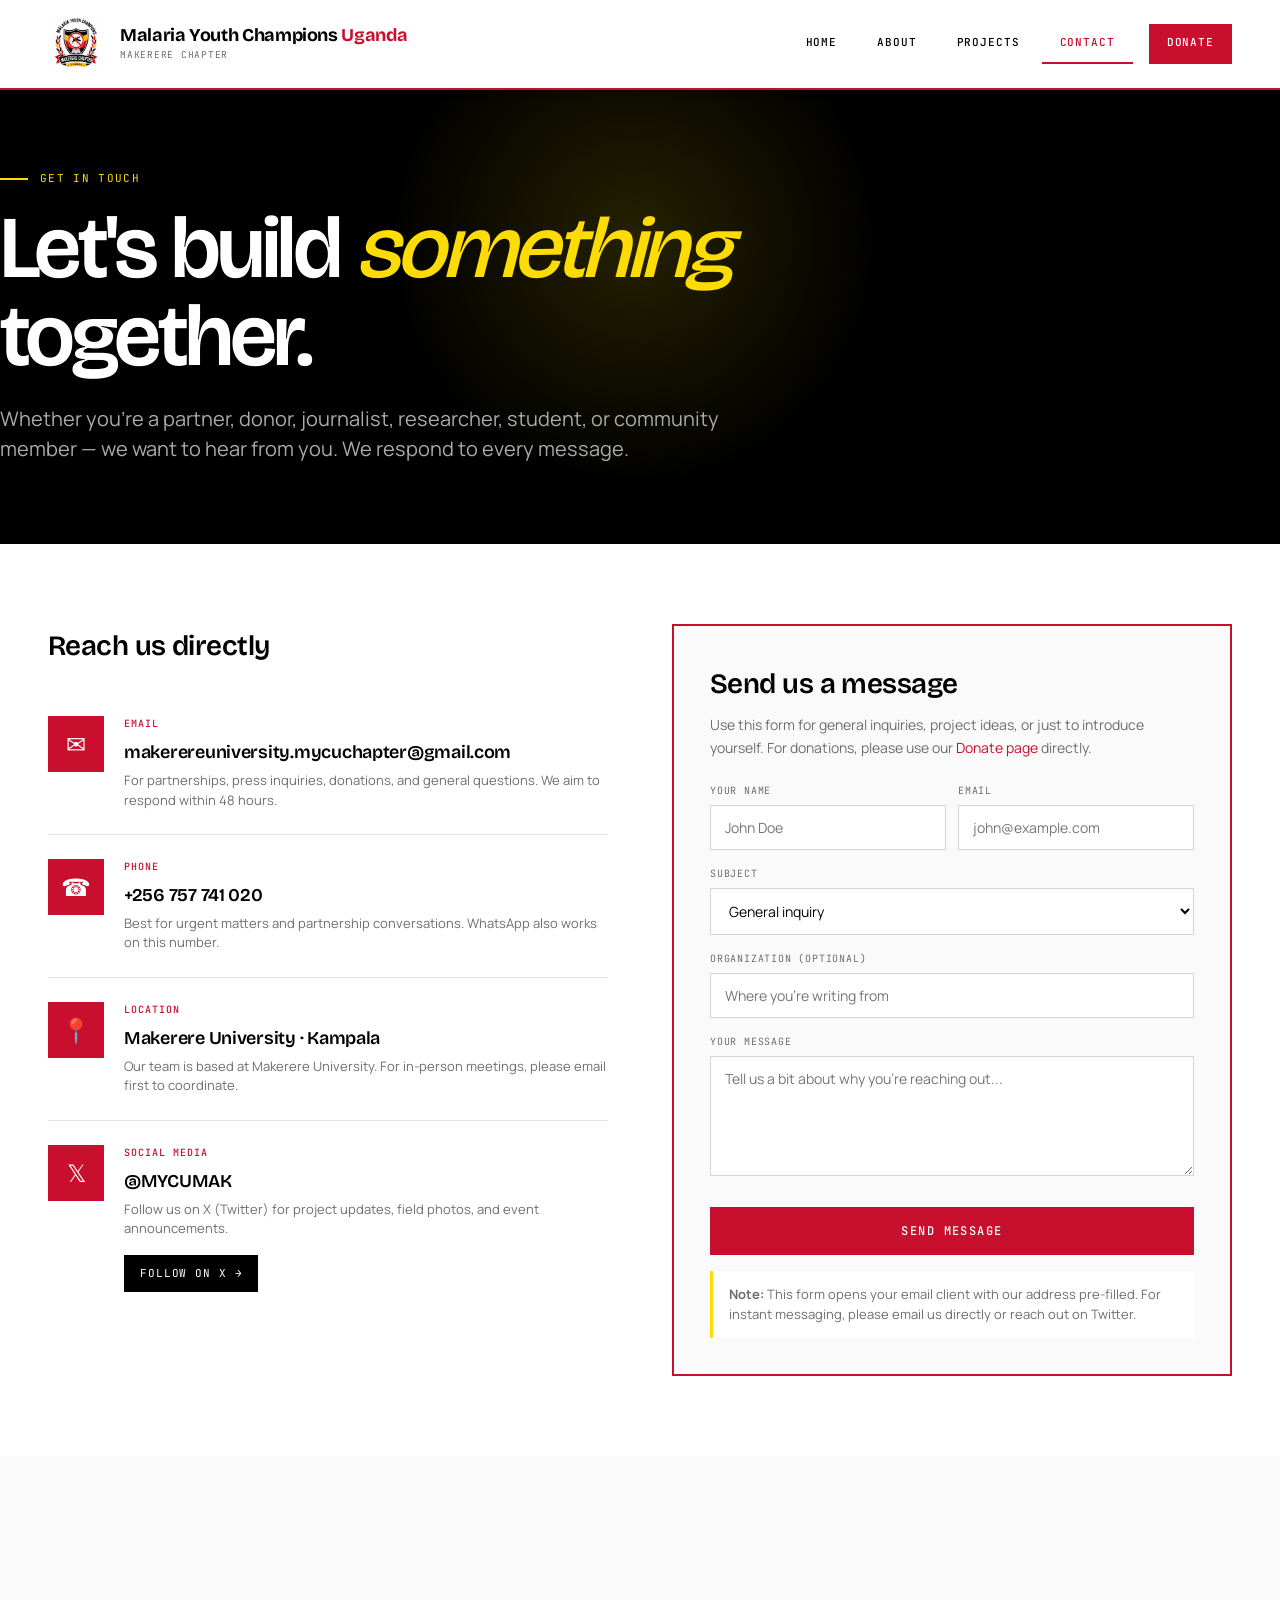
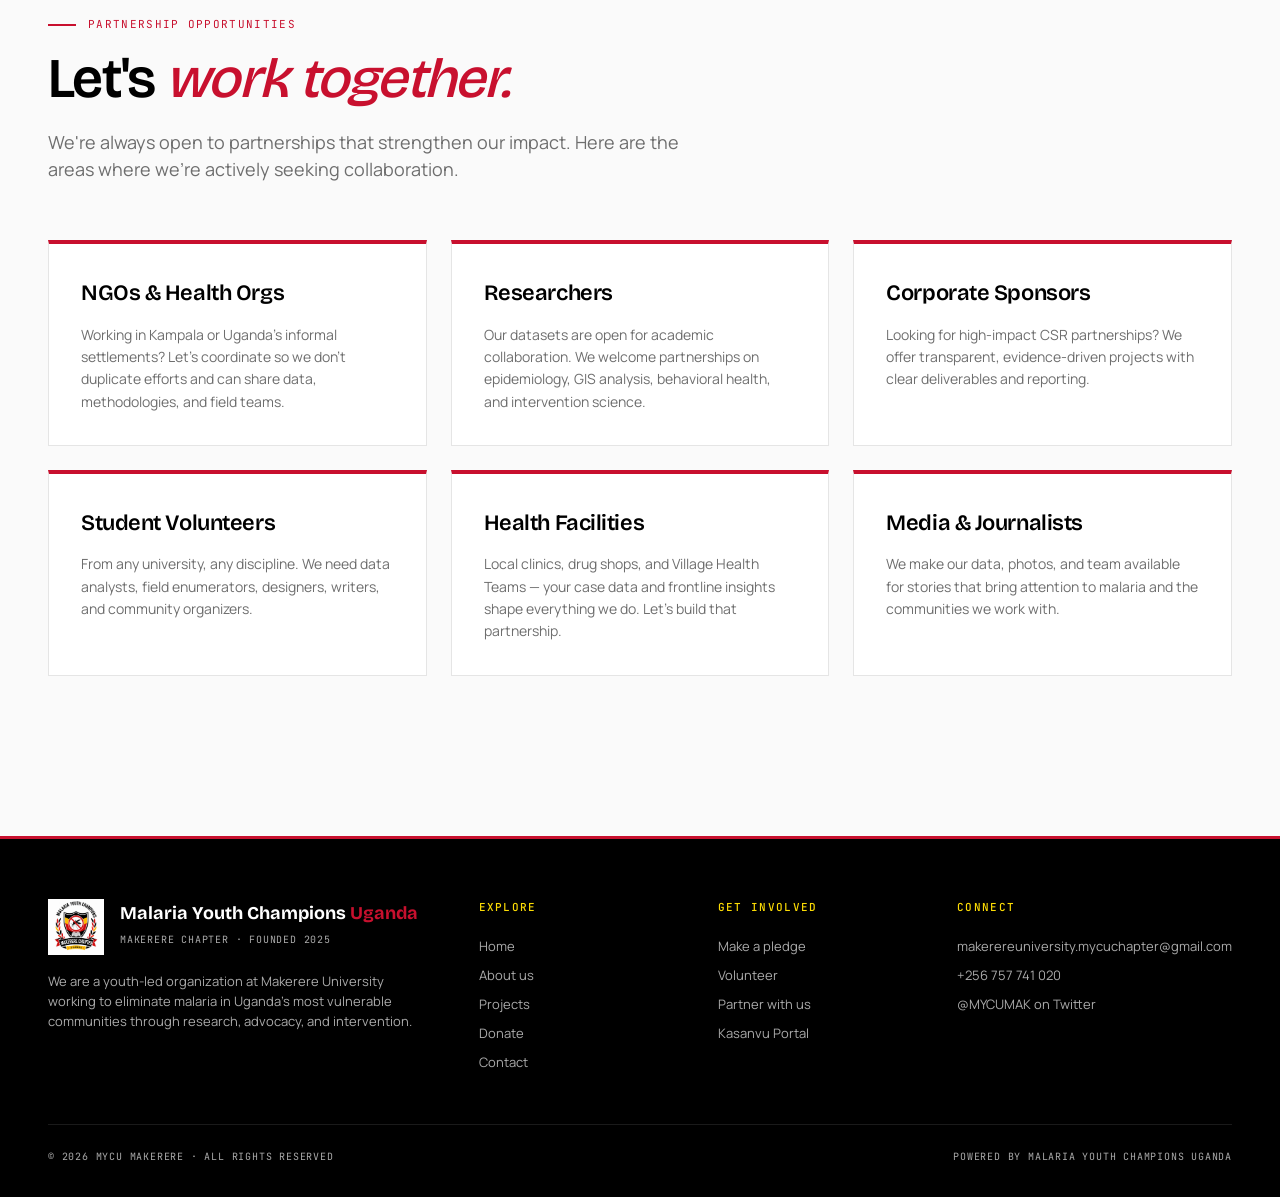
<file: mycu-website/contact.html>
<!DOCTYPE html>
<html lang="en">
<head>
<meta charset="UTF-8">
<meta name="viewport" content="width=device-width, initial-scale=1.0">
<title>Contact · MYCU Makerere Chapter</title>
<link rel="icon" href="logo.jpg">
<link rel="preconnect" href="https://fonts.googleapis.com">
<link rel="preconnect" href="https://fonts.gstatic.com" crossorigin>
<link href="https://fonts.googleapis.com/css2?family=Bricolage+Grotesque:opsz,wght@12..96,200..800&family=Manrope:wght@200..700&family=JetBrains+Mono:wght@300;400;500&display=swap" rel="stylesheet">
<style>
:root {
  --mycu-red: #C8102E;
  --mycu-red-dark: #a00018;
  --mycu-yellow: #FCDC04;
  --mycu-orange: #E67E22;
  --w: #ffffff;
  --w2: #fafafa;
  --w3: #f0f0f0;
  --k: #000000;
  --k2: #1a1a1a;
  --g1: #6e6e6e;
  --g2: #aaaaaa;
  --g3: #d4d4d4;
  --rule: #e5e5e5;
  --green: #1a8a3a;
  --grid: 1280px;
  --pad: 48px;
}

* { margin: 0; padding: 0; box-sizing: border-box; }
html { scroll-behavior: smooth; }
body {
  background: var(--w);
  color: var(--k);
  font-family: 'Manrope', sans-serif;
  font-size: 15px;
  line-height: 1.6;
  -webkit-font-smoothing: antialiased;
  overflow-x: hidden;
}
.tnum { font-variant-numeric: tabular-nums; }
a { color: var(--mycu-red); text-decoration: none; }
a:hover { text-decoration: underline; }

/* ===== HEADER ===== */
header.site-header {
  background: var(--w);
  border-bottom: 2px solid var(--mycu-red);
  position: sticky;
  top: 0;
  z-index: 1000;
  box-shadow: 0 2px 8px rgba(0,0,0,0.08);
}
.header-inner {
  max-width: var(--grid);
  margin: 0 auto;
  display: flex;
  align-items: center;
  justify-content: space-between;
  padding: 16px var(--pad);
}
.brand {
  display: flex;
  align-items: center;
  gap: 16px;
  text-decoration: none;
  color: var(--k);
}
.brand:hover { text-decoration: none; }
.brand-logo {
  width: 56px;
  height: 56px;
  object-fit: contain;
}
.brand-text h1 {
  font-family: 'Bricolage Grotesque', sans-serif;
  font-weight: 700;
  font-size: 18px;
  letter-spacing: -0.02em;
  line-height: 1.1;
  margin-bottom: 2px;
}
.brand-text h1 span { color: var(--mycu-red); }
.brand-text p {
  font-family: 'JetBrains Mono', monospace;
  font-size: 9.5px;
  letter-spacing: 0.08em;
  text-transform: uppercase;
  color: var(--g1);
}

nav.site-nav {
  display: flex;
  gap: 4px;
  align-items: center;
}
nav.site-nav a {
  padding: 10px 18px;
  color: var(--k);
  font-family: 'JetBrains Mono', monospace;
  font-size: 11px;
  letter-spacing: 0.08em;
  text-transform: uppercase;
  font-weight: 500;
  text-decoration: none;
  transition: all 0.15s;
  border-bottom: 2px solid transparent;
}
nav.site-nav a:hover {
  color: var(--mycu-red);
  text-decoration: none;
}
nav.site-nav a.active {
  border-bottom-color: var(--mycu-red);
  color: var(--mycu-red);
}
nav.site-nav a.donate-btn {
  background: var(--mycu-red);
  color: var(--w);
  border-radius: 0;
  margin-left: 12px;
  border-bottom-color: transparent;
}
nav.site-nav a.donate-btn:hover {
  background: var(--mycu-red-dark);
  color: var(--w);
}

/* Mobile nav */
.mobile-toggle {
  display: none;
  background: none;
  border: none;
  cursor: pointer;
  font-size: 24px;
  color: var(--k);
}
@media (max-width: 880px) {
  .header-inner { padding: 12px 24px; }
  .brand-logo { width: 44px; height: 44px; }
  .brand-text h1 { font-size: 15px; }
  .brand-text p { font-size: 8.5px; }
  .mobile-toggle { display: block; }
  nav.site-nav {
    display: none;
    position: absolute;
    top: 100%;
    left: 0;
    right: 0;
    background: var(--w);
    flex-direction: column;
    border-bottom: 2px solid var(--mycu-red);
    padding: 16px;
    gap: 0;
  }
  nav.site-nav.open { display: flex; }
  nav.site-nav a {
    width: 100%;
    text-align: left;
    padding: 14px 20px;
    border-bottom: 1px solid var(--rule);
  }
  nav.site-nav a.donate-btn { margin-left: 0; }
}

/* ===== SECTIONS ===== */
section {
  max-width: var(--grid);
  margin: 0 auto;
  padding: 80px var(--pad);
}
section.full-width {
  max-width: none;
  padding: 80px 0;
}
section.dark { background: var(--k); color: var(--w); }
section.grey { background: var(--w2); }
section.dark .sec-title { color: var(--w); }
section.dark .sec-deck { color: var(--g2); }

.sec-header { margin-bottom: 56px; }
.sec-label {
  font-family: 'JetBrains Mono', monospace;
  font-size: 11px;
  letter-spacing: 0.12em;
  text-transform: uppercase;
  color: var(--mycu-red);
  margin-bottom: 16px;
  display: flex;
  align-items: center;
  gap: 12px;
}
.sec-label::before {
  content: "";
  width: 28px;
  height: 2px;
  background: var(--mycu-red);
}
.sec-title {
  font-family: 'Bricolage Grotesque', sans-serif;
  font-weight: 600;
  font-size: clamp(32px, 5vw, 56px);
  line-height: 1.05;
  letter-spacing: -0.03em;
  color: var(--k);
  max-width: 22ch;
}
.sec-title em {
  font-style: italic;
  font-weight: 500;
  color: var(--mycu-red);
}
.sec-deck {
  font-size: 18px;
  line-height: 1.55;
  color: var(--g1);
  margin-top: 20px;
  max-width: 60ch;
}

/* ===== BUTTONS ===== */
.btn {
  display: inline-block;
  padding: 14px 28px;
  background: var(--mycu-red);
  color: var(--w);
  border: 2px solid var(--mycu-red);
  font-family: 'JetBrains Mono', monospace;
  font-size: 11px;
  letter-spacing: 0.12em;
  text-transform: uppercase;
  font-weight: 500;
  cursor: pointer;
  transition: all 0.15s;
  text-decoration: none;
}
.btn:hover {
  background: var(--mycu-red-dark);
  border-color: var(--mycu-red-dark);
  color: var(--w);
  text-decoration: none;
}
.btn.outline {
  background: transparent;
  color: var(--k);
  border-color: var(--k);
}
.btn.outline:hover {
  background: var(--k);
  color: var(--w);
}
.btn.outline-w {
  background: transparent;
  color: var(--w);
  border-color: var(--w);
}
.btn.outline-w:hover {
  background: var(--w);
  color: var(--k);
}
.btn.large {
  padding: 18px 36px;
  font-size: 13px;
}

/* ===== FOOTER ===== */
footer.site-footer {
  background: var(--k);
  color: var(--w);
  padding: 60px var(--pad) 32px;
  border-top: 3px solid var(--mycu-red);
}
.footer-grid {
  max-width: var(--grid);
  margin: 0 auto;
  display: grid;
  grid-template-columns: 2fr 1fr 1fr 1fr;
  gap: 48px;
  margin-bottom: 48px;
}
.footer-grid h5 {
  font-family: 'JetBrains Mono', monospace;
  font-size: 11px;
  letter-spacing: 0.12em;
  text-transform: uppercase;
  color: var(--mycu-yellow);
  margin-bottom: 16px;
  font-weight: 500;
}
.footer-grid p {
  font-size: 13px;
  line-height: 1.55;
  color: var(--g2);
  margin-bottom: 8px;
}
.footer-grid a {
  color: var(--g2);
  font-size: 13px;
  display: block;
  padding: 4px 0;
  text-decoration: none;
  transition: color 0.15s;
}
.footer-grid a:hover {
  color: var(--mycu-yellow);
  text-decoration: none;
}
.footer-brand {
  display: flex;
  align-items: flex-start;
  gap: 16px;
  margin-bottom: 16px;
}
.footer-brand img {
  width: 56px;
  height: 56px;
  object-fit: contain;
}
.footer-brand-text h4 {
  font-family: 'Bricolage Grotesque', sans-serif;
  font-weight: 700;
  font-size: 18px;
  color: var(--w);
  margin-bottom: 4px;
}
.footer-brand-text h4 span { color: var(--mycu-red); }
.footer-brand-text p {
  font-family: 'JetBrains Mono', monospace;
  font-size: 10px;
  letter-spacing: 0.08em;
  text-transform: uppercase;
  color: var(--g2);
}
.footer-bottom {
  max-width: var(--grid);
  margin: 0 auto;
  border-top: 1px solid var(--k2);
  padding-top: 24px;
  display: flex;
  justify-content: space-between;
  align-items: center;
  font-family: 'JetBrains Mono', monospace;
  font-size: 10px;
  letter-spacing: 0.08em;
  text-transform: uppercase;
  color: var(--g2);
}
@media (max-width: 880px) {
  .footer-grid { grid-template-columns: 1fr; gap: 32px; }
  .footer-bottom { flex-direction: column; gap: 12px; text-align: center; }
}

/* ===== CARDS ===== */
.card {
  background: var(--w);
  border: 1px solid var(--rule);
  padding: 32px;
  transition: all 0.2s;
}
.card.bordered {
  border: 2px solid var(--mycu-red);
}
.card h3 {
  font-family: 'Bricolage Grotesque', sans-serif;
  font-weight: 600;
  font-size: 22px;
  letter-spacing: -0.02em;
  margin-bottom: 12px;
}
.card p {
  font-size: 14px;
  line-height: 1.6;
  color: var(--g1);
}

/* ===== UTILITIES ===== */
.text-center { text-align: center; }
.spacer-small { height: 24px; }
.spacer-med { height: 48px; }
.spacer-large { height: 80px; }

@media (max-width: 880px) {
  section { padding: 56px 24px; }
  .sec-title { font-size: 32px; }
  .sec-deck { font-size: 16px; }
}

</style>
<style>
.page-hero {
  background: var(--k);
  color: var(--w);
  padding: 100px 48px 80px;
  position: relative;
  overflow: hidden;
}
.page-hero::before {
  content: "";
  position: absolute;
  top: -100px;
  left: 30%;
  width: 500px;
  height: 500px;
  background: radial-gradient(circle, rgba(252,220,4,0.15) 0%, transparent 70%);
}
.page-hero-inner {
  max-width: var(--grid);
  margin: 0 auto;
  position: relative;
  z-index: 1;
}
.page-hero .sec-label { color: var(--mycu-yellow); }
.page-hero .sec-label::before { background: var(--mycu-yellow); }
.page-hero h1 {
  font-family: 'Bricolage Grotesque', sans-serif;
  font-weight: 600;
  font-size: clamp(48px, 7vw, 88px);
  line-height: 1;
  letter-spacing: -0.04em;
  color: var(--w);
  max-width: 18ch;
  margin-bottom: 24px;
}
.page-hero h1 em {
  font-style: italic;
  font-weight: 500;
  color: var(--mycu-yellow);
}
.page-hero p {
  font-size: 20px;
  line-height: 1.5;
  color: var(--g2);
  max-width: 60ch;
}

.contact-grid {
  display: grid;
  grid-template-columns: 1fr 1fr;
  gap: 64px;
  margin-top: 0;
}
@media (max-width: 1080px) {
  .contact-grid { grid-template-columns: 1fr; gap: 48px; }
}

.contact-info h3 {
  font-family: 'Bricolage Grotesque', sans-serif;
  font-weight: 600;
  font-size: 28px;
  letter-spacing: -0.02em;
  margin-bottom: 24px;
}

.contact-method {
  display: flex;
  gap: 20px;
  padding: 24px 0;
  border-bottom: 1px solid var(--rule);
}
.contact-method:last-of-type { border-bottom: none; }
.contact-icon {
  width: 56px;
  height: 56px;
  background: var(--mycu-red);
  color: var(--w);
  display: flex;
  align-items: center;
  justify-content: center;
  font-size: 24px;
  flex-shrink: 0;
}
.contact-detail .label {
  font-family: 'JetBrains Mono', monospace;
  font-size: 10px;
  letter-spacing: 0.1em;
  text-transform: uppercase;
  color: var(--mycu-red);
  margin-bottom: 6px;
  font-weight: 500;
}
.contact-detail .value {
  font-family: 'Bricolage Grotesque', sans-serif;
  font-weight: 600;
  font-size: 18px;
  letter-spacing: -0.015em;
  color: var(--k);
  margin-bottom: 4px;
  display: block;
  text-decoration: none;
}
.contact-detail .value:hover {
  color: var(--mycu-red);
  text-decoration: none;
}
.contact-detail .note {
  font-size: 13px;
  color: var(--g1);
  line-height: 1.5;
}

.contact-form-card {
  background: var(--w2);
  border: 2px solid var(--mycu-red);
  padding: 36px;
}
.contact-form-card h3 {
  font-family: 'Bricolage Grotesque', sans-serif;
  font-weight: 600;
  font-size: 28px;
  letter-spacing: -0.02em;
  margin-bottom: 8px;
}
.contact-form-card .form-intro {
  font-size: 14px;
  color: var(--g1);
  margin-bottom: 24px;
  line-height: 1.6;
}

.field { margin-bottom: 16px; }
.field label {
  display: block;
  font-family: 'JetBrains Mono', monospace;
  font-size: 10px;
  letter-spacing: 0.08em;
  text-transform: uppercase;
  color: var(--g1);
  margin-bottom: 6px;
}
.field input, .field textarea, .field select {
  width: 100%;
  padding: 12px 14px;
  background: var(--w);
  border: 1px solid var(--g3);
  font-family: 'Manrope', sans-serif;
  font-size: 14px;
  color: var(--k);
  border-radius: 0;
  transition: border-color 0.15s;
}
.field input:focus, .field textarea:focus, .field select:focus {
  outline: none;
  border-color: var(--mycu-red);
}
.field textarea { min-height: 120px; resize: vertical; }
.field-row {
  display: grid;
  grid-template-columns: 1fr 1fr;
  gap: 12px;
}
@media (max-width: 540px) {
  .field-row { grid-template-columns: 1fr; }
}

.submit-btn {
  width: 100%;
  padding: 16px;
  background: var(--mycu-red);
  color: var(--w);
  border: none;
  cursor: pointer;
  font-family: 'JetBrains Mono', monospace;
  font-size: 12px;
  letter-spacing: 0.12em;
  text-transform: uppercase;
  font-weight: 500;
  transition: background 0.15s;
  margin-top: 8px;
}
.submit-btn:hover { background: var(--mycu-red-dark); }

.note-box {
  margin-top: 16px;
  padding: 14px 16px;
  background: var(--w);
  border-left: 3px solid var(--mycu-yellow);
  font-size: 13px;
  color: var(--g1);
  line-height: 1.5;
}

/* Partnership section */
.partner-grid {
  display: grid;
  grid-template-columns: repeat(3, 1fr);
  gap: 24px;
  margin-top: 48px;
}
.partner-card {
  padding: 32px;
  background: var(--w);
  border: 1px solid var(--rule);
  border-top: 4px solid var(--mycu-red);
}
.partner-card h4 {
  font-family: 'Bricolage Grotesque', sans-serif;
  font-weight: 600;
  font-size: 22px;
  letter-spacing: -0.02em;
  margin-bottom: 12px;
}
.partner-card p {
  font-size: 14px;
  line-height: 1.6;
  color: var(--g1);
}
@media (max-width: 880px) {
  .partner-grid { grid-template-columns: 1fr; }
}

/* Social row */
.social-row {
  display: flex;
  gap: 16px;
  margin-top: 16px;
  flex-wrap: wrap;
}
.social-link {
  display: inline-flex;
  align-items: center;
  gap: 8px;
  padding: 10px 16px;
  background: var(--k);
  color: var(--w);
  font-family: 'JetBrains Mono', monospace;
  font-size: 11px;
  letter-spacing: 0.08em;
  text-transform: uppercase;
  text-decoration: none;
  transition: background 0.15s;
}
.social-link:hover {
  background: var(--mycu-red);
  text-decoration: none;
  color: var(--w);
}
</style>
</head>
<body>

<header class="site-header">
  <div class="header-inner">
    <a href="index.html" class="brand">
      <img src="logo.jpg" alt="MYCU Logo" class="brand-logo">
      <div class="brand-text">
        <h1>Malaria Youth Champions <span>Uganda</span></h1>
        <p>Makerere Chapter</p>
      </div>
    </a>
    <button class="mobile-toggle" aria-label="Menu">☰</button>
    <nav class="site-nav">
      <a href="index.html">Home</a>
      <a href="about.html">About</a>
      <a href="projects.html">Projects</a>
      <a href="contact.html" class="active">Contact</a>
      <a href="donate.html" class="donate-btn">Donate</a>
    </nav>
  </div>
</header>

<section class="page-hero full-width">
  <div class="page-hero-inner">
    <div class="sec-label">Get in touch</div>
    <h1>Let's build <em>something</em> together.</h1>
    <p>
      Whether you're a partner, donor, journalist, researcher, student, or community member —
      we want to hear from you. We respond to every message.
    </p>
  </div>
</section>

<section>
  <div class="contact-grid">
    <div class="contact-info">
      <h3>Reach us directly</h3>

      <div class="contact-method">
        <div class="contact-icon">✉</div>
        <div class="contact-detail">
          <div class="label">Email</div>
          <a href="mailto:makerereuniversity.mycuchapter@gmail.com" class="value">makerereuniversity.mycuchapter@gmail.com</a>
          <div class="note">For partnerships, press inquiries, donations, and general questions. We aim to respond within 48 hours.</div>
        </div>
      </div>

      <div class="contact-method">
        <div class="contact-icon">☎</div>
        <div class="contact-detail">
          <div class="label">Phone</div>
          <a href="tel:+256757741020" class="value">+256 757 741 020</a>
          <div class="note">Best for urgent matters and partnership conversations. WhatsApp also works on this number.</div>
        </div>
      </div>

      <div class="contact-method">
        <div class="contact-icon">📍</div>
        <div class="contact-detail">
          <div class="label">Location</div>
          <span class="value">Makerere University · Kampala</span>
          <div class="note">Our team is based at Makerere University. For in-person meetings, please email first to coordinate.</div>
        </div>
      </div>

      <div class="contact-method">
        <div class="contact-icon">𝕏</div>
        <div class="contact-detail">
          <div class="label">Social Media</div>
          <a href="https://twitter.com/MYCUMAK" target="_blank" class="value">@MYCUMAK</a>
          <div class="note">Follow us on X (Twitter) for project updates, field photos, and event announcements.</div>
          <div class="social-row">
            <a href="https://twitter.com/MYCUMAK" target="_blank" class="social-link">Follow on X →</a>
          </div>
        </div>
      </div>
    </div>

    <div>
      <div class="contact-form-card">
        <h3>Send us a message</h3>
        <p class="form-intro">
          Use this form for general inquiries, project ideas, or just to introduce yourself.
          For donations, please use our <a href="donate.html">Donate page</a> directly.
        </p>

        <form action="mailto:makerereuniversity.mycuchapter@gmail.com" method="post" enctype="text/plain">
          <div class="field-row">
            <div class="field">
              <label>Your name</label>
              <input type="text" name="name" required placeholder="John Doe">
            </div>
            <div class="field">
              <label>Email</label>
              <input type="email" name="email" required placeholder="john@example.com">
            </div>
          </div>

          <div class="field">
            <label>Subject</label>
            <select name="subject">
              <option>General inquiry</option>
              <option>Partnership opportunity</option>
              <option>Press / Media</option>
              <option>Volunteer interest</option>
              <option>Donation question</option>
              <option>Research collaboration</option>
              <option>Other</option>
            </select>
          </div>

          <div class="field">
            <label>Organization (optional)</label>
            <input type="text" name="organization" placeholder="Where you're writing from">
          </div>

          <div class="field">
            <label>Your message</label>
            <textarea name="message" required placeholder="Tell us a bit about why you're reaching out..."></textarea>
          </div>

          <button type="submit" class="submit-btn">Send message</button>
        </form>

        <div class="note-box">
          <strong>Note:</strong> This form opens your email client with our address pre-filled.
          For instant messaging, please email us directly or reach out on Twitter.
        </div>
      </div>
    </div>
  </div>
</section>

<section class="grey full-width">
  <div style="max-width: var(--grid); margin: 0 auto; padding: 80px 48px;">
    <div class="sec-header">
      <div class="sec-label">Partnership Opportunities</div>
      <h2 class="sec-title">Let's <em>work together.</em></h2>
      <p class="sec-deck">
        We're always open to partnerships that strengthen our impact. Here are the areas where
        we're actively seeking collaboration.
      </p>
    </div>

    <div class="partner-grid">
      <div class="partner-card">
        <h4>NGOs & Health Orgs</h4>
        <p>
          Working in Kampala or Uganda's informal settlements? Let's coordinate so we don't duplicate
          efforts and can share data, methodologies, and field teams.
        </p>
      </div>
      <div class="partner-card">
        <h4>Researchers</h4>
        <p>
          Our datasets are open for academic collaboration. We welcome partnerships on epidemiology,
          GIS analysis, behavioral health, and intervention science.
        </p>
      </div>
      <div class="partner-card">
        <h4>Corporate Sponsors</h4>
        <p>
          Looking for high-impact CSR partnerships? We offer transparent, evidence-driven projects
          with clear deliverables and reporting.
        </p>
      </div>
      <div class="partner-card">
        <h4>Student Volunteers</h4>
        <p>
          From any university, any discipline. We need data analysts, field enumerators, designers,
          writers, and community organizers.
        </p>
      </div>
      <div class="partner-card">
        <h4>Health Facilities</h4>
        <p>
          Local clinics, drug shops, and Village Health Teams — your case data and frontline insights
          shape everything we do. Let's build that partnership.
        </p>
      </div>
      <div class="partner-card">
        <h4>Media & Journalists</h4>
        <p>
          We make our data, photos, and team available for stories that bring attention to malaria
          and the communities we work with.
        </p>
      </div>
    </div>
  </div>
</section>

<footer class="site-footer">
  <div class="footer-grid">
    <div>
      <div class="footer-brand">
        <img src="logo.jpg" alt="MYCU">
        <div class="footer-brand-text">
          <h4>Malaria Youth Champions <span>Uganda</span></h4>
          <p>Makerere Chapter · Founded 2025</p>
        </div>
      </div>
      <p>
        We are a youth-led organization at Makerere University working to eliminate malaria
        in Uganda's most vulnerable communities through research, advocacy, and intervention.
      </p>
    </div>
    <div>
      <h5>Explore</h5>
      <a href="index.html">Home</a>
      <a href="about.html">About us</a>
      <a href="projects.html">Projects</a>
      <a href="donate.html">Donate</a>
      <a href="contact.html">Contact</a>
    </div>
    <div>
      <h5>Get involved</h5>
      <a href="donate.html">Make a pledge</a>
      <a href="donate.html">Volunteer</a>
      <a href="contact.html">Partner with us</a>
      <a href="kasanvu/index.html">Kasanvu Portal</a>
    </div>
    <div>
      <h5>Connect</h5>
      <a href="mailto:makerereuniversity.mycuchapter@gmail.com">makerereuniversity.mycuchapter@gmail.com</a>
      <a href="tel:+256757741020">+256 757 741 020</a>
      <a href="https://twitter.com/MYCUMAK" target="_blank">@MYCUMAK on Twitter</a>
    </div>
  </div>
  <div class="footer-bottom">
    <div>© 2026 MYCU Makerere · All rights reserved</div>
    <div>Powered by Malaria Youth Champions Uganda</div>
  </div>
</footer>

<script>
// Mobile nav toggle
document.addEventListener('DOMContentLoaded', () => {
  const toggle = document.querySelector('.mobile-toggle');
  const nav = document.querySelector('nav.site-nav');
  if (toggle && nav) {
    toggle.addEventListener('click', () => {
      nav.classList.toggle('open');
    });
  }
});

</script>
</body>
</html>
</file>
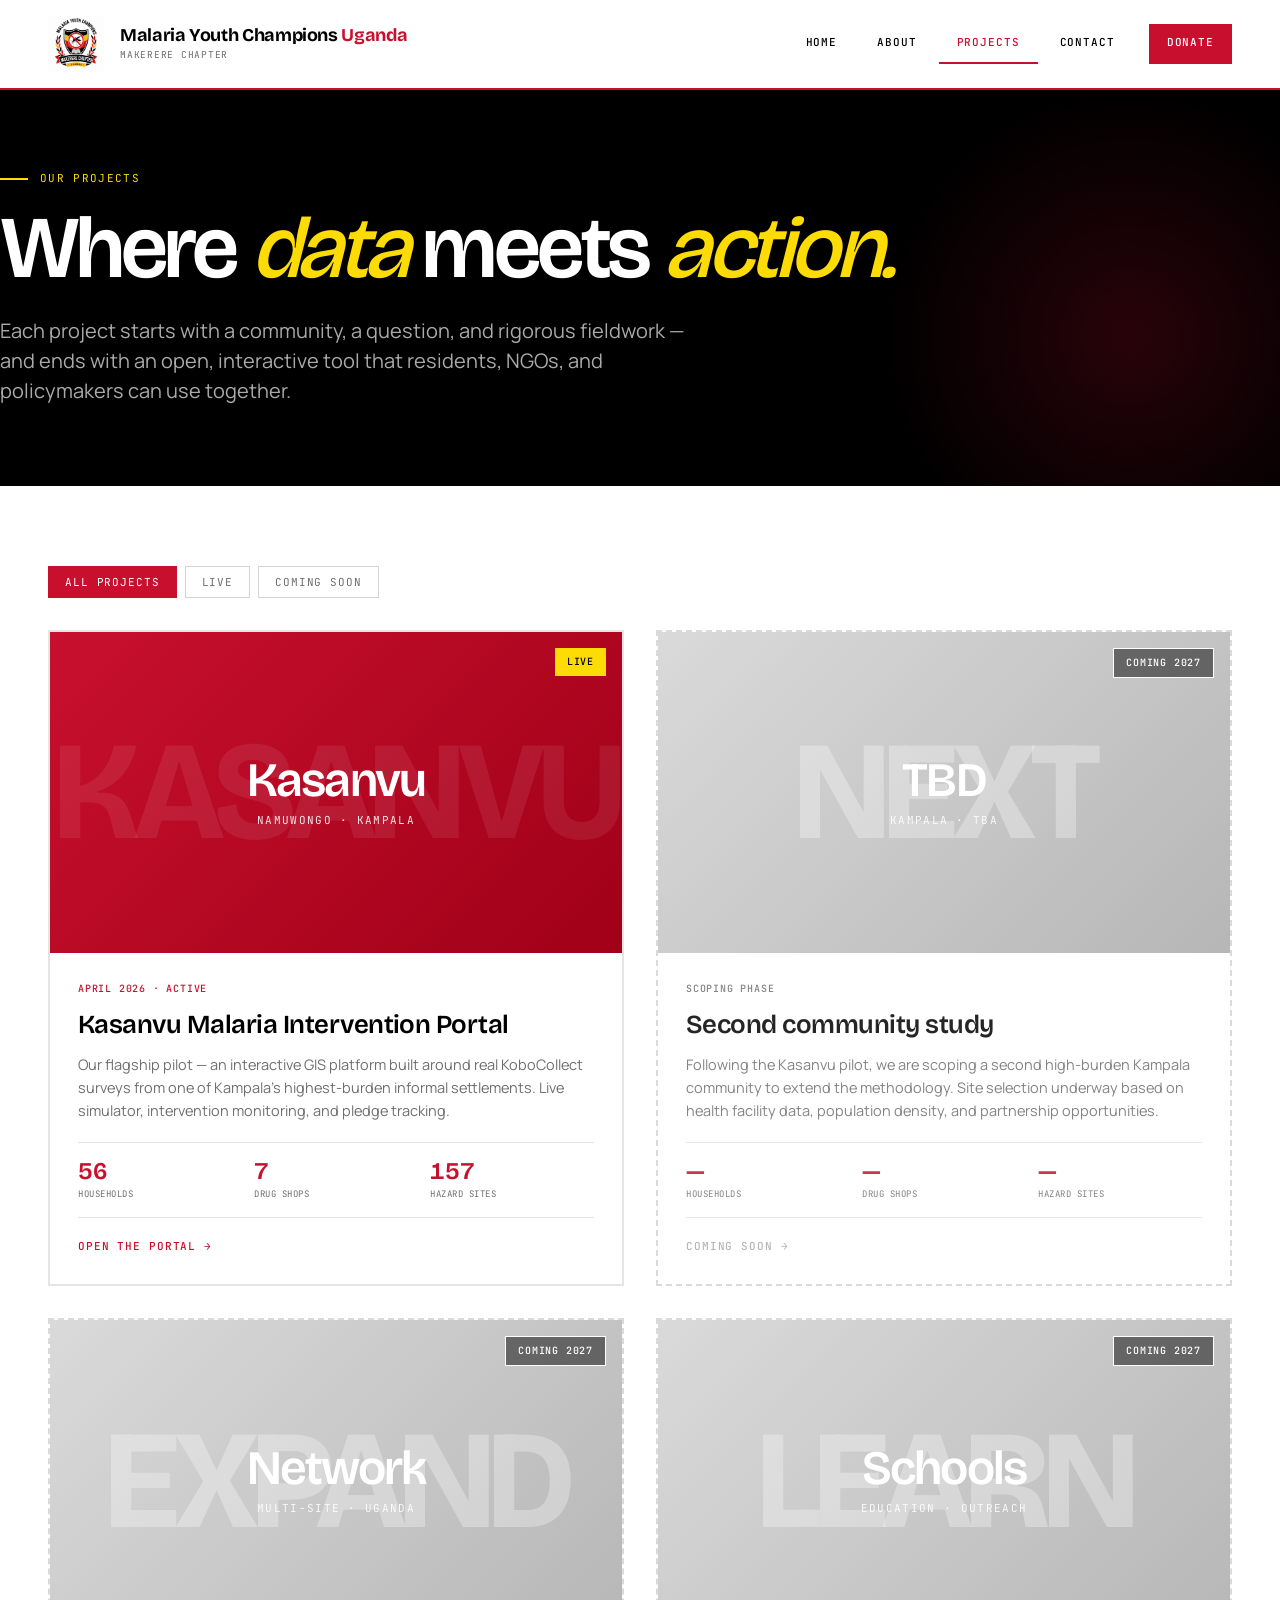
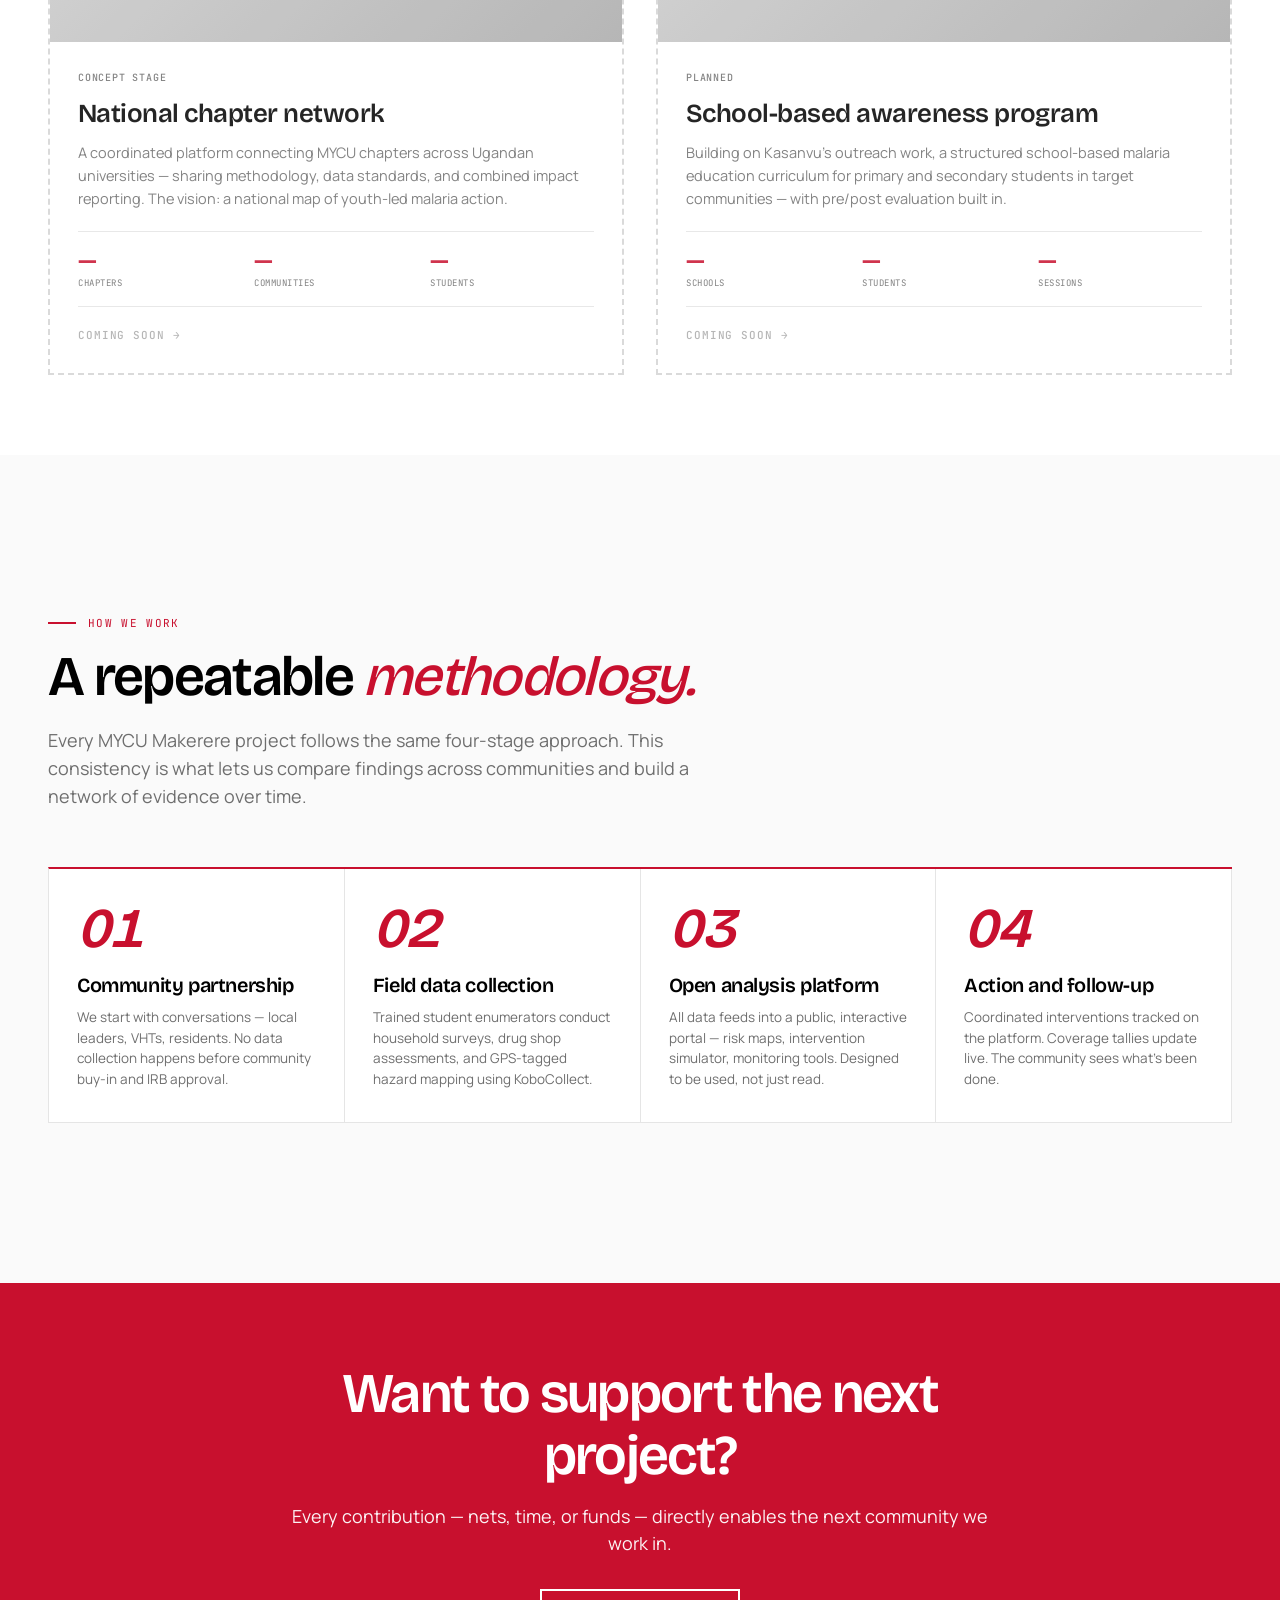
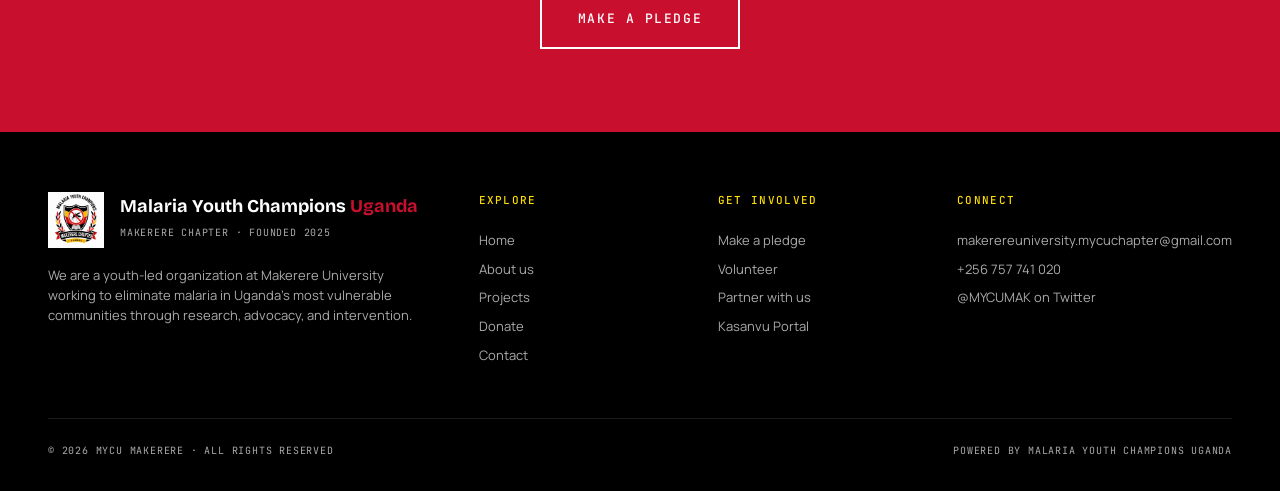
<file: mycu-website/projects.html>
<!DOCTYPE html>
<html lang="en">
<head>
<meta charset="UTF-8">
<meta name="viewport" content="width=device-width, initial-scale=1.0">
<title>Projects · MYCU Makerere Chapter</title>
<link rel="icon" href="logo.jpg">
<link rel="preconnect" href="https://fonts.googleapis.com">
<link rel="preconnect" href="https://fonts.gstatic.com" crossorigin>
<link href="https://fonts.googleapis.com/css2?family=Bricolage+Grotesque:opsz,wght@12..96,200..800&family=Manrope:wght@200..700&family=JetBrains+Mono:wght@300;400;500&display=swap" rel="stylesheet">
<style>
:root {
  --mycu-red: #C8102E;
  --mycu-red-dark: #a00018;
  --mycu-yellow: #FCDC04;
  --mycu-orange: #E67E22;
  --w: #ffffff;
  --w2: #fafafa;
  --w3: #f0f0f0;
  --k: #000000;
  --k2: #1a1a1a;
  --g1: #6e6e6e;
  --g2: #aaaaaa;
  --g3: #d4d4d4;
  --rule: #e5e5e5;
  --green: #1a8a3a;
  --grid: 1280px;
  --pad: 48px;
}

* { margin: 0; padding: 0; box-sizing: border-box; }
html { scroll-behavior: smooth; }
body {
  background: var(--w);
  color: var(--k);
  font-family: 'Manrope', sans-serif;
  font-size: 15px;
  line-height: 1.6;
  -webkit-font-smoothing: antialiased;
  overflow-x: hidden;
}
.tnum { font-variant-numeric: tabular-nums; }
a { color: var(--mycu-red); text-decoration: none; }
a:hover { text-decoration: underline; }

/* ===== HEADER ===== */
header.site-header {
  background: var(--w);
  border-bottom: 2px solid var(--mycu-red);
  position: sticky;
  top: 0;
  z-index: 1000;
  box-shadow: 0 2px 8px rgba(0,0,0,0.08);
}
.header-inner {
  max-width: var(--grid);
  margin: 0 auto;
  display: flex;
  align-items: center;
  justify-content: space-between;
  padding: 16px var(--pad);
}
.brand {
  display: flex;
  align-items: center;
  gap: 16px;
  text-decoration: none;
  color: var(--k);
}
.brand:hover { text-decoration: none; }
.brand-logo {
  width: 56px;
  height: 56px;
  object-fit: contain;
}
.brand-text h1 {
  font-family: 'Bricolage Grotesque', sans-serif;
  font-weight: 700;
  font-size: 18px;
  letter-spacing: -0.02em;
  line-height: 1.1;
  margin-bottom: 2px;
}
.brand-text h1 span { color: var(--mycu-red); }
.brand-text p {
  font-family: 'JetBrains Mono', monospace;
  font-size: 9.5px;
  letter-spacing: 0.08em;
  text-transform: uppercase;
  color: var(--g1);
}

nav.site-nav {
  display: flex;
  gap: 4px;
  align-items: center;
}
nav.site-nav a {
  padding: 10px 18px;
  color: var(--k);
  font-family: 'JetBrains Mono', monospace;
  font-size: 11px;
  letter-spacing: 0.08em;
  text-transform: uppercase;
  font-weight: 500;
  text-decoration: none;
  transition: all 0.15s;
  border-bottom: 2px solid transparent;
}
nav.site-nav a:hover {
  color: var(--mycu-red);
  text-decoration: none;
}
nav.site-nav a.active {
  border-bottom-color: var(--mycu-red);
  color: var(--mycu-red);
}
nav.site-nav a.donate-btn {
  background: var(--mycu-red);
  color: var(--w);
  border-radius: 0;
  margin-left: 12px;
  border-bottom-color: transparent;
}
nav.site-nav a.donate-btn:hover {
  background: var(--mycu-red-dark);
  color: var(--w);
}

/* Mobile nav */
.mobile-toggle {
  display: none;
  background: none;
  border: none;
  cursor: pointer;
  font-size: 24px;
  color: var(--k);
}
@media (max-width: 880px) {
  .header-inner { padding: 12px 24px; }
  .brand-logo { width: 44px; height: 44px; }
  .brand-text h1 { font-size: 15px; }
  .brand-text p { font-size: 8.5px; }
  .mobile-toggle { display: block; }
  nav.site-nav {
    display: none;
    position: absolute;
    top: 100%;
    left: 0;
    right: 0;
    background: var(--w);
    flex-direction: column;
    border-bottom: 2px solid var(--mycu-red);
    padding: 16px;
    gap: 0;
  }
  nav.site-nav.open { display: flex; }
  nav.site-nav a {
    width: 100%;
    text-align: left;
    padding: 14px 20px;
    border-bottom: 1px solid var(--rule);
  }
  nav.site-nav a.donate-btn { margin-left: 0; }
}

/* ===== SECTIONS ===== */
section {
  max-width: var(--grid);
  margin: 0 auto;
  padding: 80px var(--pad);
}
section.full-width {
  max-width: none;
  padding: 80px 0;
}
section.dark { background: var(--k); color: var(--w); }
section.grey { background: var(--w2); }
section.dark .sec-title { color: var(--w); }
section.dark .sec-deck { color: var(--g2); }

.sec-header { margin-bottom: 56px; }
.sec-label {
  font-family: 'JetBrains Mono', monospace;
  font-size: 11px;
  letter-spacing: 0.12em;
  text-transform: uppercase;
  color: var(--mycu-red);
  margin-bottom: 16px;
  display: flex;
  align-items: center;
  gap: 12px;
}
.sec-label::before {
  content: "";
  width: 28px;
  height: 2px;
  background: var(--mycu-red);
}
.sec-title {
  font-family: 'Bricolage Grotesque', sans-serif;
  font-weight: 600;
  font-size: clamp(32px, 5vw, 56px);
  line-height: 1.05;
  letter-spacing: -0.03em;
  color: var(--k);
  max-width: 22ch;
}
.sec-title em {
  font-style: italic;
  font-weight: 500;
  color: var(--mycu-red);
}
.sec-deck {
  font-size: 18px;
  line-height: 1.55;
  color: var(--g1);
  margin-top: 20px;
  max-width: 60ch;
}

/* ===== BUTTONS ===== */
.btn {
  display: inline-block;
  padding: 14px 28px;
  background: var(--mycu-red);
  color: var(--w);
  border: 2px solid var(--mycu-red);
  font-family: 'JetBrains Mono', monospace;
  font-size: 11px;
  letter-spacing: 0.12em;
  text-transform: uppercase;
  font-weight: 500;
  cursor: pointer;
  transition: all 0.15s;
  text-decoration: none;
}
.btn:hover {
  background: var(--mycu-red-dark);
  border-color: var(--mycu-red-dark);
  color: var(--w);
  text-decoration: none;
}
.btn.outline {
  background: transparent;
  color: var(--k);
  border-color: var(--k);
}
.btn.outline:hover {
  background: var(--k);
  color: var(--w);
}
.btn.outline-w {
  background: transparent;
  color: var(--w);
  border-color: var(--w);
}
.btn.outline-w:hover {
  background: var(--w);
  color: var(--k);
}
.btn.large {
  padding: 18px 36px;
  font-size: 13px;
}

/* ===== FOOTER ===== */
footer.site-footer {
  background: var(--k);
  color: var(--w);
  padding: 60px var(--pad) 32px;
  border-top: 3px solid var(--mycu-red);
}
.footer-grid {
  max-width: var(--grid);
  margin: 0 auto;
  display: grid;
  grid-template-columns: 2fr 1fr 1fr 1fr;
  gap: 48px;
  margin-bottom: 48px;
}
.footer-grid h5 {
  font-family: 'JetBrains Mono', monospace;
  font-size: 11px;
  letter-spacing: 0.12em;
  text-transform: uppercase;
  color: var(--mycu-yellow);
  margin-bottom: 16px;
  font-weight: 500;
}
.footer-grid p {
  font-size: 13px;
  line-height: 1.55;
  color: var(--g2);
  margin-bottom: 8px;
}
.footer-grid a {
  color: var(--g2);
  font-size: 13px;
  display: block;
  padding: 4px 0;
  text-decoration: none;
  transition: color 0.15s;
}
.footer-grid a:hover {
  color: var(--mycu-yellow);
  text-decoration: none;
}
.footer-brand {
  display: flex;
  align-items: flex-start;
  gap: 16px;
  margin-bottom: 16px;
}
.footer-brand img {
  width: 56px;
  height: 56px;
  object-fit: contain;
}
.footer-brand-text h4 {
  font-family: 'Bricolage Grotesque', sans-serif;
  font-weight: 700;
  font-size: 18px;
  color: var(--w);
  margin-bottom: 4px;
}
.footer-brand-text h4 span { color: var(--mycu-red); }
.footer-brand-text p {
  font-family: 'JetBrains Mono', monospace;
  font-size: 10px;
  letter-spacing: 0.08em;
  text-transform: uppercase;
  color: var(--g2);
}
.footer-bottom {
  max-width: var(--grid);
  margin: 0 auto;
  border-top: 1px solid var(--k2);
  padding-top: 24px;
  display: flex;
  justify-content: space-between;
  align-items: center;
  font-family: 'JetBrains Mono', monospace;
  font-size: 10px;
  letter-spacing: 0.08em;
  text-transform: uppercase;
  color: var(--g2);
}
@media (max-width: 880px) {
  .footer-grid { grid-template-columns: 1fr; gap: 32px; }
  .footer-bottom { flex-direction: column; gap: 12px; text-align: center; }
}

/* ===== CARDS ===== */
.card {
  background: var(--w);
  border: 1px solid var(--rule);
  padding: 32px;
  transition: all 0.2s;
}
.card.bordered {
  border: 2px solid var(--mycu-red);
}
.card h3 {
  font-family: 'Bricolage Grotesque', sans-serif;
  font-weight: 600;
  font-size: 22px;
  letter-spacing: -0.02em;
  margin-bottom: 12px;
}
.card p {
  font-size: 14px;
  line-height: 1.6;
  color: var(--g1);
}

/* ===== UTILITIES ===== */
.text-center { text-align: center; }
.spacer-small { height: 24px; }
.spacer-med { height: 48px; }
.spacer-large { height: 80px; }

@media (max-width: 880px) {
  section { padding: 56px 24px; }
  .sec-title { font-size: 32px; }
  .sec-deck { font-size: 16px; }
}

</style>
<style>
.page-hero {
  background: var(--k);
  color: var(--w);
  padding: 100px 48px 80px;
  position: relative;
  overflow: hidden;
}
.page-hero::before {
  content: "";
  position: absolute;
  bottom: -100px;
  right: -100px;
  width: 500px;
  height: 500px;
  background: radial-gradient(circle, rgba(200,16,46,0.2) 0%, transparent 70%);
}
.page-hero-inner {
  max-width: var(--grid);
  margin: 0 auto;
  position: relative;
  z-index: 1;
}
.page-hero .sec-label { color: var(--mycu-yellow); }
.page-hero .sec-label::before { background: var(--mycu-yellow); }
.page-hero h1 {
  font-family: 'Bricolage Grotesque', sans-serif;
  font-weight: 600;
  font-size: clamp(48px, 7vw, 88px);
  line-height: 1;
  letter-spacing: -0.04em;
  color: var(--w);
  max-width: 18ch;
  margin-bottom: 24px;
}
.page-hero h1 em {
  font-style: italic;
  font-weight: 500;
  color: var(--mycu-yellow);
}
.page-hero p {
  font-size: 20px;
  line-height: 1.5;
  color: var(--g2);
  max-width: 60ch;
}

/* Filter pills */
.filter-row {
  display: flex;
  gap: 8px;
  margin-bottom: 32px;
  flex-wrap: wrap;
}
.filter-pill {
  padding: 8px 16px;
  background: var(--w);
  border: 1px solid var(--g3);
  cursor: pointer;
  font-family: 'JetBrains Mono', monospace;
  font-size: 11px;
  letter-spacing: 0.08em;
  text-transform: uppercase;
  color: var(--g1);
  transition: all 0.15s;
}
.filter-pill:hover { border-color: var(--mycu-red); color: var(--mycu-red); }
.filter-pill.active {
  background: var(--mycu-red);
  border-color: var(--mycu-red);
  color: var(--w);
}

/* Project cards */
.projects-grid {
  display: grid;
  grid-template-columns: repeat(2, 1fr);
  gap: 32px;
  margin-top: 32px;
}
.project-card {
  background: var(--w);
  border: 2px solid var(--rule);
  display: flex;
  flex-direction: column;
  transition: all 0.25s;
  text-decoration: none;
  color: inherit;
}
.project-card:hover {
  border-color: var(--mycu-red);
  transform: translateY(-4px);
  box-shadow: 0 12px 32px rgba(200,16,46,0.12);
  text-decoration: none;
}
.project-card.coming-soon {
  border-style: dashed;
  border-color: var(--g3);
  opacity: 0.85;
  cursor: default;
}
.project-card.coming-soon:hover {
  border-color: var(--g3);
  transform: none;
  box-shadow: none;
}
.project-image {
  aspect-ratio: 16/9;
  background: linear-gradient(135deg, var(--mycu-red) 0%, var(--mycu-red-dark) 100%);
  position: relative;
  display: flex;
  align-items: center;
  justify-content: center;
  overflow: hidden;
}
.project-card.coming-soon .project-image {
  background: linear-gradient(135deg, var(--g3) 0%, var(--g2) 100%);
}
.project-image::before {
  content: attr(data-watermark);
  position: absolute;
  font-family: 'Bricolage Grotesque', sans-serif;
  font-weight: 700;
  font-size: 140px;
  letter-spacing: -0.05em;
  color: rgba(255,255,255,0.08);
  white-space: nowrap;
  text-transform: uppercase;
}
.project-card.coming-soon .project-image::before {
  color: rgba(255,255,255,0.3);
}
.project-image-content {
  text-align: center;
  position: relative;
  z-index: 1;
  padding: 24px;
}
.project-image-content h3 {
  font-family: 'Bricolage Grotesque', sans-serif;
  font-weight: 600;
  font-size: 48px;
  line-height: 1;
  letter-spacing: -0.04em;
  color: var(--w);
  margin-bottom: 8px;
}
.project-image-content p {
  font-family: 'JetBrains Mono', monospace;
  font-size: 11px;
  letter-spacing: 0.12em;
  text-transform: uppercase;
  color: rgba(255,255,255,0.9);
}
.project-status-badge {
  position: absolute;
  top: 16px;
  right: 16px;
  padding: 6px 12px;
  font-family: 'JetBrains Mono', monospace;
  font-size: 10px;
  letter-spacing: 0.08em;
  text-transform: uppercase;
  font-weight: 500;
  z-index: 2;
}
.project-status-badge.live {
  background: var(--mycu-yellow);
  color: var(--k);
}
.project-status-badge.coming {
  background: rgba(0,0,0,0.6);
  color: var(--w);
  border: 1px solid var(--w);
}
.project-body {
  padding: 28px;
  flex: 1;
  display: flex;
  flex-direction: column;
}
.project-meta {
  font-family: 'JetBrains Mono', monospace;
  font-size: 10px;
  letter-spacing: 0.08em;
  text-transform: uppercase;
  color: var(--mycu-red);
  margin-bottom: 12px;
  font-weight: 500;
}
.project-card.coming-soon .project-meta { color: var(--g1); }
.project-title {
  font-family: 'Bricolage Grotesque', sans-serif;
  font-weight: 600;
  font-size: 26px;
  letter-spacing: -0.02em;
  margin-bottom: 12px;
  line-height: 1.2;
}
.project-desc {
  font-size: 14.5px;
  line-height: 1.6;
  color: var(--g1);
  margin-bottom: 20px;
  flex: 1;
}
.project-stats {
  display: grid;
  grid-template-columns: repeat(3, 1fr);
  gap: 12px;
  padding: 16px 0;
  margin-bottom: 20px;
  border-top: 1px solid var(--rule);
  border-bottom: 1px solid var(--rule);
}
.project-stat .v {
  font-family: 'Bricolage Grotesque', sans-serif;
  font-weight: 600;
  font-size: 24px;
  color: var(--mycu-red);
  line-height: 1;
  font-variant-numeric: tabular-nums;
}
.project-stat .l {
  font-family: 'JetBrains Mono', monospace;
  font-size: 9px;
  letter-spacing: 0.06em;
  text-transform: uppercase;
  color: var(--g1);
  margin-top: 4px;
}
.project-cta {
  display: inline-flex;
  align-items: center;
  gap: 8px;
  font-family: 'JetBrains Mono', monospace;
  font-size: 11px;
  letter-spacing: 0.08em;
  text-transform: uppercase;
  color: var(--mycu-red);
  font-weight: 500;
  margin-top: auto;
}
.project-card.coming-soon .project-cta { color: var(--g2); }
.project-cta::after {
  content: "→";
  transition: transform 0.2s;
}
.project-card:hover .project-cta::after { transform: translateX(4px); }

@media (max-width: 880px) {
  .projects-grid { grid-template-columns: 1fr; }
  .project-image-content h3 { font-size: 36px; }
}

/* Methodology */
.method-grid {
  display: grid;
  grid-template-columns: repeat(4, 1fr);
  gap: 0;
  margin-top: 48px;
  border-top: 2px solid var(--mycu-red);
  border-left: 1px solid var(--rule);
}
.method-step {
  padding: 32px 28px;
  border-right: 1px solid var(--rule);
  border-bottom: 1px solid var(--rule);
  background: var(--w);
}
.method-num {
  font-family: 'Bricolage Grotesque', sans-serif;
  font-weight: 600;
  font-style: italic;
  font-size: 56px;
  line-height: 1;
  color: var(--mycu-red);
  margin-bottom: 16px;
  font-variant-numeric: tabular-nums;
}
.method-step h4 {
  font-family: 'Bricolage Grotesque', sans-serif;
  font-weight: 600;
  font-size: 20px;
  letter-spacing: -0.02em;
  margin-bottom: 10px;
  line-height: 1.2;
}
.method-step p {
  font-size: 13.5px;
  line-height: 1.55;
  color: var(--g1);
}
@media (max-width: 880px) {
  .method-grid { grid-template-columns: 1fr 1fr; }
}
</style>
</head>
<body>

<header class="site-header">
  <div class="header-inner">
    <a href="index.html" class="brand">
      <img src="logo.jpg" alt="MYCU Logo" class="brand-logo">
      <div class="brand-text">
        <h1>Malaria Youth Champions <span>Uganda</span></h1>
        <p>Makerere Chapter</p>
      </div>
    </a>
    <button class="mobile-toggle" aria-label="Menu">☰</button>
    <nav class="site-nav">
      <a href="index.html">Home</a>
      <a href="about.html">About</a>
      <a href="projects.html" class="active">Projects</a>
      <a href="contact.html">Contact</a>
      <a href="donate.html" class="donate-btn">Donate</a>
    </nav>
  </div>
</header>

<section class="page-hero full-width">
  <div class="page-hero-inner">
    <div class="sec-label">Our Projects</div>
    <h1>Where <em>data</em> meets <em>action.</em></h1>
    <p>
      Each project starts with a community, a question, and rigorous fieldwork — and ends with an
      open, interactive tool that residents, NGOs, and policymakers can use together.
    </p>
  </div>
</section>

<section>
  <div class="filter-row">
    <button class="filter-pill active" data-filter="all">All Projects</button>
    <button class="filter-pill" data-filter="live">Live</button>
    <button class="filter-pill" data-filter="coming">Coming Soon</button>
  </div>

  <div class="projects-grid">
    <!-- KASANVU - LIVE -->
    <a href="kasanvu/index.html" class="project-card" data-status="live">
      <div class="project-image" data-watermark="KASANVU">
        <span class="project-status-badge live">Live</span>
        <div class="project-image-content">
          <h3>Kasanvu</h3>
          <p>Namuwongo · Kampala</p>
        </div>
      </div>
      <div class="project-body">
        <div class="project-meta">April 2026 · Active</div>
        <div class="project-title">Kasanvu Malaria Intervention Portal</div>
        <div class="project-desc">
          Our flagship pilot — an interactive GIS platform built around real KoboCollect surveys
          from one of Kampala's highest-burden informal settlements. Live simulator, intervention
          monitoring, and pledge tracking.
        </div>
        <div class="project-stats">
          <div class="project-stat">
            <div class="v">56</div>
            <div class="l">Households</div>
          </div>
          <div class="project-stat">
            <div class="v">7</div>
            <div class="l">Drug shops</div>
          </div>
          <div class="project-stat">
            <div class="v">157</div>
            <div class="l">Hazard sites</div>
          </div>
        </div>
        <div class="project-cta">Open the portal</div>
      </div>
    </a>

    <!-- COMING SOON #1 -->
    <div class="project-card coming-soon" data-status="coming">
      <div class="project-image" data-watermark="NEXT">
        <span class="project-status-badge coming">Coming 2027</span>
        <div class="project-image-content">
          <h3>TBD</h3>
          <p>Kampala · TBA</p>
        </div>
      </div>
      <div class="project-body">
        <div class="project-meta">Scoping Phase</div>
        <div class="project-title">Second community study</div>
        <div class="project-desc">
          Following the Kasanvu pilot, we are scoping a second high-burden Kampala community
          to extend the methodology. Site selection underway based on health facility data,
          population density, and partnership opportunities.
        </div>
        <div class="project-stats">
          <div class="project-stat">
            <div class="v">—</div>
            <div class="l">Households</div>
          </div>
          <div class="project-stat">
            <div class="v">—</div>
            <div class="l">Drug shops</div>
          </div>
          <div class="project-stat">
            <div class="v">—</div>
            <div class="l">Hazard sites</div>
          </div>
        </div>
        <div class="project-cta">Coming soon</div>
      </div>
    </div>

    <!-- COMING SOON #2 -->
    <div class="project-card coming-soon" data-status="coming">
      <div class="project-image" data-watermark="EXPAND">
        <span class="project-status-badge coming">Coming 2027</span>
        <div class="project-image-content">
          <h3>Network</h3>
          <p>Multi-site · Uganda</p>
        </div>
      </div>
      <div class="project-body">
        <div class="project-meta">Concept Stage</div>
        <div class="project-title">National chapter network</div>
        <div class="project-desc">
          A coordinated platform connecting MYCU chapters across Ugandan universities — sharing
          methodology, data standards, and combined impact reporting. The vision: a national
          map of youth-led malaria action.
        </div>
        <div class="project-stats">
          <div class="project-stat">
            <div class="v">—</div>
            <div class="l">Chapters</div>
          </div>
          <div class="project-stat">
            <div class="v">—</div>
            <div class="l">Communities</div>
          </div>
          <div class="project-stat">
            <div class="v">—</div>
            <div class="l">Students</div>
          </div>
        </div>
        <div class="project-cta">Coming soon</div>
      </div>
    </div>

    <!-- COMING SOON #3 -->
    <div class="project-card coming-soon" data-status="coming">
      <div class="project-image" data-watermark="LEARN">
        <span class="project-status-badge coming">Coming 2027</span>
        <div class="project-image-content">
          <h3>Schools</h3>
          <p>Education · Outreach</p>
        </div>
      </div>
      <div class="project-body">
        <div class="project-meta">Planned</div>
        <div class="project-title">School-based awareness program</div>
        <div class="project-desc">
          Building on Kasanvu's outreach work, a structured school-based malaria education
          curriculum for primary and secondary students in target communities — with pre/post
          evaluation built in.
        </div>
        <div class="project-stats">
          <div class="project-stat">
            <div class="v">—</div>
            <div class="l">Schools</div>
          </div>
          <div class="project-stat">
            <div class="v">—</div>
            <div class="l">Students</div>
          </div>
          <div class="project-stat">
            <div class="v">—</div>
            <div class="l">Sessions</div>
          </div>
        </div>
        <div class="project-cta">Coming soon</div>
      </div>
    </div>
  </div>
</section>

<section class="grey full-width">
  <div style="max-width: var(--grid); margin: 0 auto; padding: 80px 48px;">
    <div class="sec-header">
      <div class="sec-label">How We Work</div>
      <h2 class="sec-title">A repeatable <em>methodology.</em></h2>
      <p class="sec-deck">
        Every MYCU Makerere project follows the same four-stage approach. This consistency is what
        lets us compare findings across communities and build a network of evidence over time.
      </p>
    </div>

    <div class="method-grid">
      <div class="method-step">
        <div class="method-num">01</div>
        <h4>Community partnership</h4>
        <p>
          We start with conversations — local leaders, VHTs, residents. No data collection happens
          before community buy-in and IRB approval.
        </p>
      </div>
      <div class="method-step">
        <div class="method-num">02</div>
        <h4>Field data collection</h4>
        <p>
          Trained student enumerators conduct household surveys, drug shop assessments, and
          GPS-tagged hazard mapping using KoboCollect.
        </p>
      </div>
      <div class="method-step">
        <div class="method-num">03</div>
        <h4>Open analysis platform</h4>
        <p>
          All data feeds into a public, interactive portal — risk maps, intervention simulator,
          monitoring tools. Designed to be used, not just read.
        </p>
      </div>
      <div class="method-step">
        <div class="method-num">04</div>
        <h4>Action and follow-up</h4>
        <p>
          Coordinated interventions tracked on the platform. Coverage tallies update live.
          The community sees what's been done.
        </p>
      </div>
    </div>
  </div>
</section>

<section class="full-width" style="background: var(--mycu-red); color: var(--w); padding: 80px 48px; text-align: center;">
  <div style="max-width: 700px; margin: 0 auto;">
    <h2 style="font-family: 'Bricolage Grotesque', sans-serif; font-weight: 600; font-size: clamp(36px, 5vw, 56px); line-height: 1.1; letter-spacing: -0.03em; margin-bottom: 16px;">
      Want to support the next project?
    </h2>
    <p style="font-size: 18px; line-height: 1.5; margin-bottom: 32px; opacity: 0.95;">
      Every contribution — nets, time, or funds — directly enables the next community we work in.
    </p>
    <a href="donate.html" class="btn large outline-w">Make a pledge</a>
  </div>
</section>

<footer class="site-footer">
  <div class="footer-grid">
    <div>
      <div class="footer-brand">
        <img src="logo.jpg" alt="MYCU">
        <div class="footer-brand-text">
          <h4>Malaria Youth Champions <span>Uganda</span></h4>
          <p>Makerere Chapter · Founded 2025</p>
        </div>
      </div>
      <p>
        We are a youth-led organization at Makerere University working to eliminate malaria
        in Uganda's most vulnerable communities through research, advocacy, and intervention.
      </p>
    </div>
    <div>
      <h5>Explore</h5>
      <a href="index.html">Home</a>
      <a href="about.html">About us</a>
      <a href="projects.html">Projects</a>
      <a href="donate.html">Donate</a>
      <a href="contact.html">Contact</a>
    </div>
    <div>
      <h5>Get involved</h5>
      <a href="donate.html">Make a pledge</a>
      <a href="donate.html">Volunteer</a>
      <a href="contact.html">Partner with us</a>
      <a href="kasanvu/index.html">Kasanvu Portal</a>
    </div>
    <div>
      <h5>Connect</h5>
      <a href="mailto:makerereuniversity.mycuchapter@gmail.com">makerereuniversity.mycuchapter@gmail.com</a>
      <a href="tel:+256757741020">+256 757 741 020</a>
      <a href="https://twitter.com/MYCUMAK" target="_blank">@MYCUMAK on Twitter</a>
    </div>
  </div>
  <div class="footer-bottom">
    <div>© 2026 MYCU Makerere · All rights reserved</div>
    <div>Powered by Malaria Youth Champions Uganda</div>
  </div>
</footer>

<script>
// Mobile nav toggle
document.addEventListener('DOMContentLoaded', () => {
  const toggle = document.querySelector('.mobile-toggle');
  const nav = document.querySelector('nav.site-nav');
  if (toggle && nav) {
    toggle.addEventListener('click', () => {
      nav.classList.toggle('open');
    });
  }
});

</script>
<script>
// Filter pills
document.querySelectorAll('.filter-pill').forEach(pill => {
  pill.addEventListener('click', () => {
    document.querySelectorAll('.filter-pill').forEach(p => p.classList.remove('active'));
    pill.classList.add('active');
    const filter = pill.dataset.filter;
    document.querySelectorAll('.project-card').forEach(card => {
      if (filter === 'all' || card.dataset.status === filter) {
        card.style.display = '';
      } else {
        card.style.display = 'none';
      }
    });
  });
});
</script>
</body>
</html>
</file>
